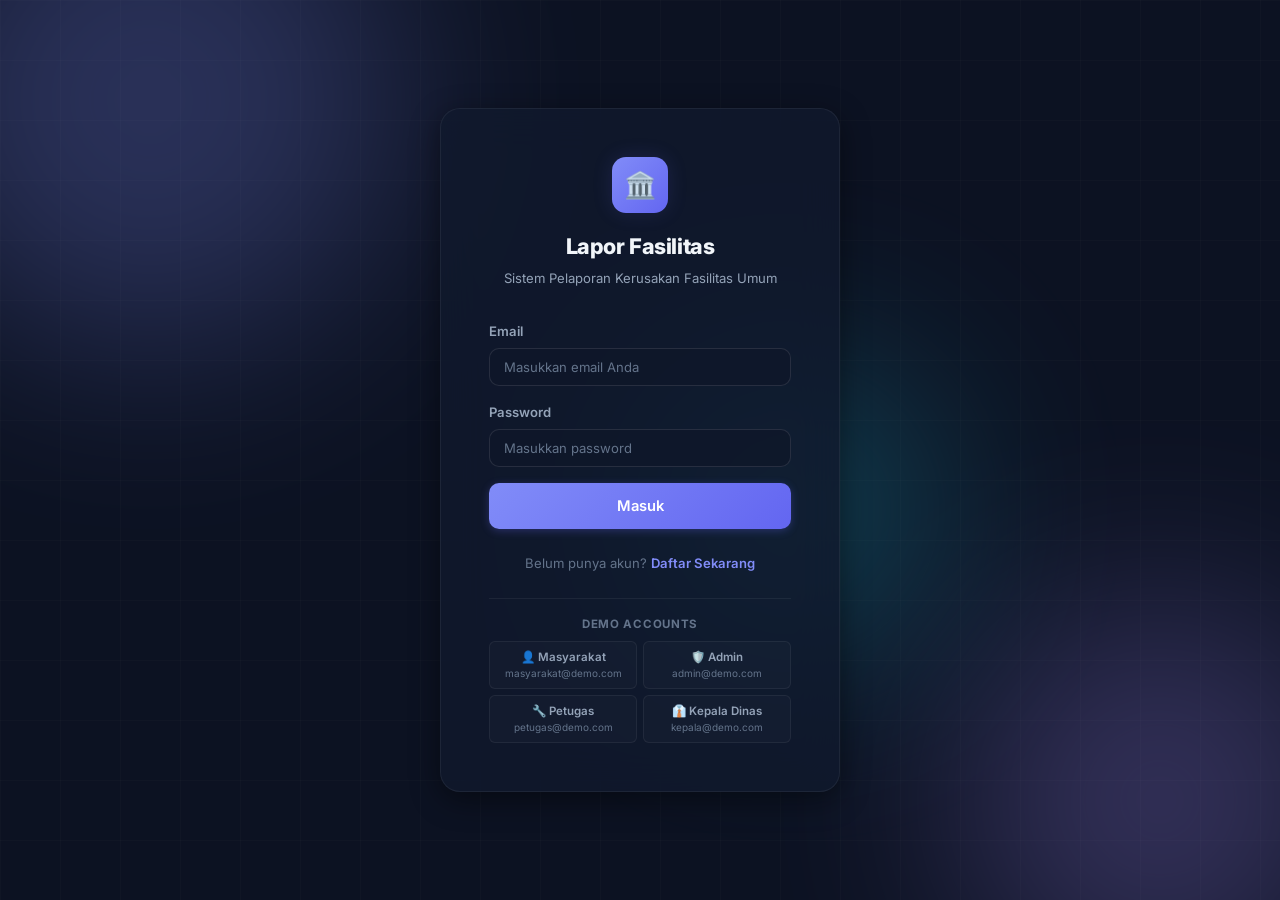
<file: sistem/index.html>
<!DOCTYPE html>
<html lang="id">
<head>
  <meta charset="UTF-8" />
  <meta name="viewport" content="width=device-width, initial-scale=1.0" />
  <title>Login — Sistem Pelaporan Kerusakan Fasilitas Umum</title>
  <meta name="description" content="Login ke Sistem Pelaporan Kerusakan Fasilitas Umum berbasis web." />
  <link rel="preconnect" href="https://fonts.googleapis.com" />
  <link rel="preconnect" href="https://fonts.gstatic.com" crossorigin />
  <link href="https://fonts.googleapis.com/css2?family=Inter:wght@400;500;600;700;800&display=swap" rel="stylesheet" />
  <link rel="stylesheet" href="css/variables.css" />
  <link rel="stylesheet" href="css/main.css" />
  <link rel="stylesheet" href="css/pages.css" />
</head>
<body>
  <div class="login-page">
    <div class="login-bg">
      <div class="login-grid"></div>
      <div class="orb orb-1"></div>
      <div class="orb orb-2"></div>
      <div class="orb orb-3"></div>
    </div>

    <div class="login-container">
      <div class="login-card">
        <div class="login-header">
          <div class="login-logo">🏛️</div>
          <h1>Lapor Fasilitas</h1>
          <p>Sistem Pelaporan Kerusakan Fasilitas Umum</p>
        </div>

        <form id="loginForm" onsubmit="return handleLogin(event)">
          <div class="form-group">
            <label class="form-label" for="email">Email</label>
            <input type="email" id="email" class="form-input" placeholder="Masukkan email Anda" required autocomplete="email" />
          </div>

          <div class="form-group">
            <label class="form-label" for="password">Password</label>
            <input type="password" id="password" class="form-input" placeholder="Masukkan password" required autocomplete="current-password" />
          </div>

          <div id="loginError" class="form-error" style="display:none; margin-bottom:12px;"></div>

          <button type="submit" class="btn btn-primary btn-block btn-lg" id="loginBtn">
            Masuk
          </button>
        </form>

        <div class="login-footer">
          Belum punya akun? <a href="register.html">Daftar Sekarang</a>
        </div>

        <div class="login-demo">
          <h4>Demo Accounts</h4>
          <div class="demo-accounts">
            <button class="demo-btn" onclick="fillDemo('masyarakat@demo.com')">
              <span class="role">👤 Masyarakat</span>
              <span class="email">masyarakat@demo.com</span>
            </button>
            <button class="demo-btn" onclick="fillDemo('admin@demo.com')">
              <span class="role">🛡️ Admin</span>
              <span class="email">admin@demo.com</span>
            </button>
            <button class="demo-btn" onclick="fillDemo('petugas@demo.com')">
              <span class="role">🔧 Petugas</span>
              <span class="email">petugas@demo.com</span>
            </button>
            <button class="demo-btn" onclick="fillDemo('kepala@demo.com')">
              <span class="role">👔 Kepala Dinas</span>
              <span class="email">kepala@demo.com</span>
            </button>
          </div>
        </div>
      </div>
    </div>
  </div>

  <script src="js/db.js"></script>
  <script src="js/auth.js"></script>
  <script src="js/utils.js"></script>
  <script>
    // Redirect if already logged in
    if (Auth.isLoggedIn()) {
      window.location.href = Auth.getDashboardUrl(Auth.getRole());
    }

    function fillDemo(email) {
      document.getElementById('email').value = email;
      document.getElementById('password').value = '123456';
      document.getElementById('email').focus();
    }

    function handleLogin(e) {
      e.preventDefault();
      const email = document.getElementById('email').value.trim();
      const password = document.getElementById('password').value;
      const errorEl = document.getElementById('loginError');

      if (!email || !password) {
        errorEl.textContent = 'Mohon isi email dan password.';
        errorEl.style.display = 'block';
        return false;
      }

      const result = Auth.login(email, password);
      if (result.success) {
        window.location.href = Auth.getDashboardUrl(result.user.role);
      } else {
        errorEl.textContent = result.message;
        errorEl.style.display = 'block';
      }
      return false;
    }
  </script>
</body>
</html>
</file>
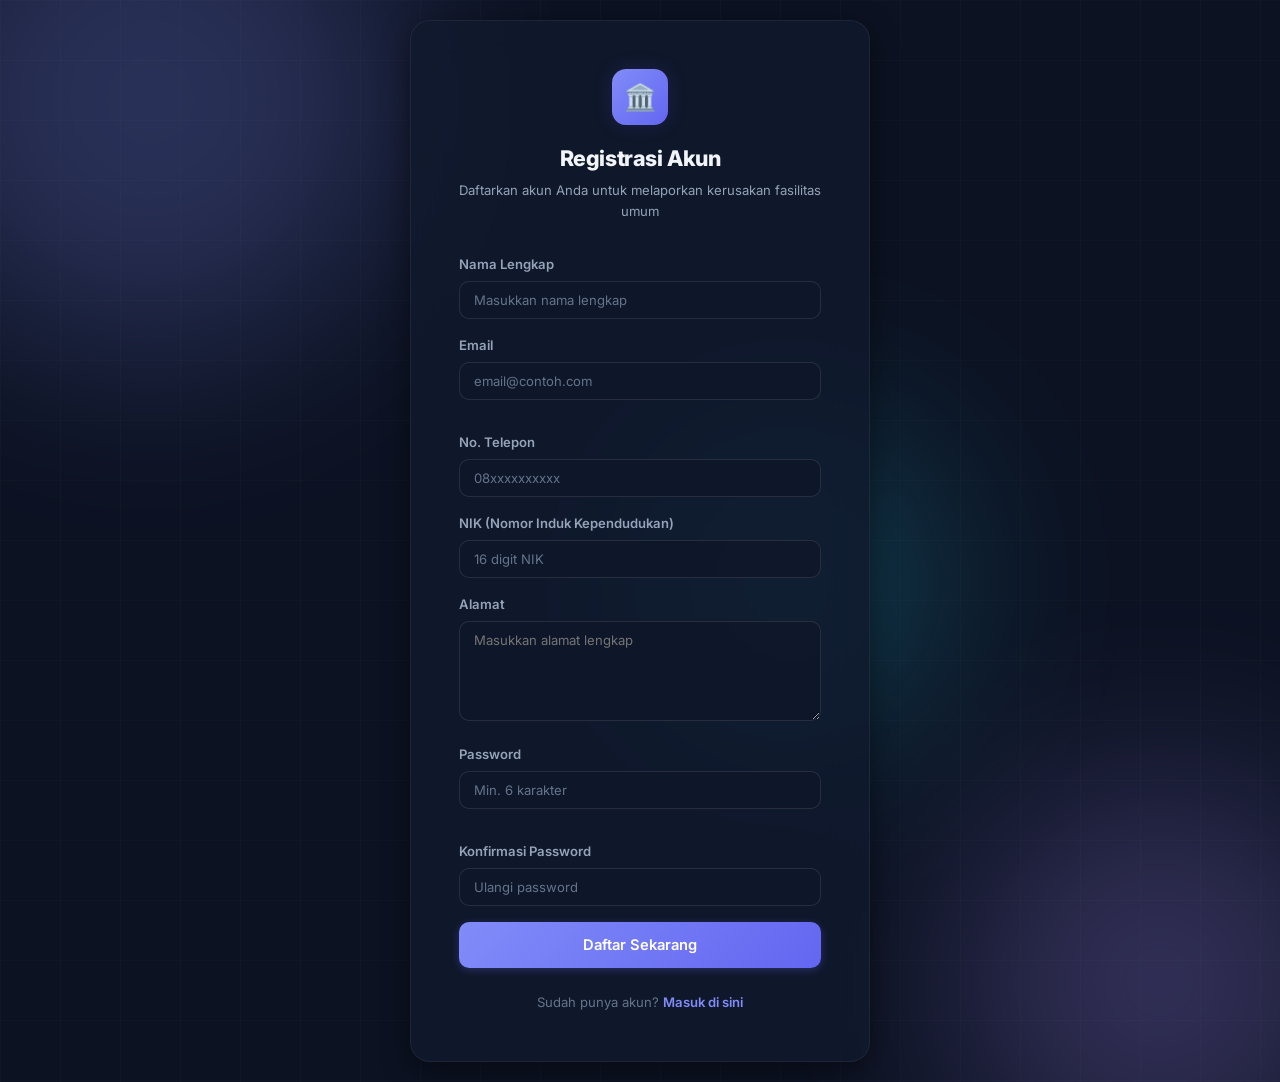
<file: sistem/register.html>
<!DOCTYPE html>
<html lang="id">
<head>
  <meta charset="UTF-8" />
  <meta name="viewport" content="width=device-width, initial-scale=1.0" />
  <title>Registrasi — Lapor Fasilitas</title>
  <link rel="preconnect" href="https://fonts.googleapis.com" />
  <link rel="preconnect" href="https://fonts.gstatic.com" crossorigin />
  <link href="https://fonts.googleapis.com/css2?family=Inter:wght@400;500;600;700;800&display=swap" rel="stylesheet" />
  <link rel="stylesheet" href="css/variables.css" />
  <link rel="stylesheet" href="css/main.css" />
  <link rel="stylesheet" href="css/pages.css" />
</head>
<body>
  <div class="login-page">
    <div class="login-bg">
      <div class="login-grid"></div>
      <div class="orb orb-1"></div>
      <div class="orb orb-2"></div>
      <div class="orb orb-3"></div>
    </div>

    <div class="login-container" style="max-width:500px;">
      <div class="login-card">
        <div class="login-header">
          <div class="login-logo">🏛️</div>
          <h1>Registrasi Akun</h1>
          <p>Daftarkan akun Anda untuk melaporkan kerusakan fasilitas umum</p>
        </div>

        <form id="registerForm" onsubmit="return handleRegister(event)">
          <div class="form-group">
            <label class="form-label" for="nama">Nama Lengkap</label>
            <input type="text" id="nama" class="form-input" placeholder="Masukkan nama lengkap" required />
          </div>

          <div class="form-row">
            <div class="form-group">
              <label class="form-label" for="email">Email</label>
              <input type="email" id="email" class="form-input" placeholder="email@contoh.com" required />
            </div>
            <div class="form-group">
              <label class="form-label" for="telepon">No. Telepon</label>
              <input type="tel" id="telepon" class="form-input" placeholder="08xxxxxxxxxx" />
            </div>
          </div>

          <div class="form-group">
            <label class="form-label" for="nik">NIK (Nomor Induk Kependudukan)</label>
            <input type="text" id="nik" class="form-input" placeholder="16 digit NIK" maxlength="16" />
          </div>

          <div class="form-group">
            <label class="form-label" for="alamat">Alamat</label>
            <textarea id="alamat" class="form-textarea" placeholder="Masukkan alamat lengkap" rows="2"></textarea>
          </div>

          <div class="form-row">
            <div class="form-group">
              <label class="form-label" for="password">Password</label>
              <input type="password" id="password" class="form-input" placeholder="Min. 6 karakter" required minlength="6" />
            </div>
            <div class="form-group">
              <label class="form-label" for="confirmPassword">Konfirmasi Password</label>
              <input type="password" id="confirmPassword" class="form-input" placeholder="Ulangi password" required />
            </div>
          </div>

          <div id="registerError" class="form-error" style="display:none; margin-bottom:12px;"></div>

          <button type="submit" class="btn btn-primary btn-block btn-lg">Daftar Sekarang</button>
        </form>

        <div class="login-footer">
          Sudah punya akun? <a href="index.html">Masuk di sini</a>
        </div>
      </div>
    </div>
  </div>

  <script src="js/db.js"></script>
  <script src="js/auth.js"></script>
  <script src="js/utils.js"></script>
  <script>
    function handleRegister(e) {
      e.preventDefault();
      const errorEl = document.getElementById('registerError');
      const password = document.getElementById('password').value;
      const confirm = document.getElementById('confirmPassword').value;

      if (password !== confirm) {
        errorEl.textContent = 'Password dan konfirmasi tidak cocok.';
        errorEl.style.display = 'block';
        return false;
      }

      const result = Auth.register({
        nama: document.getElementById('nama').value.trim(),
        email: document.getElementById('email').value.trim(),
        password: password,
        nik: document.getElementById('nik').value.trim(),
        alamat: document.getElementById('alamat').value.trim(),
        telepon: document.getElementById('telepon').value.trim()
      });

      if (result.success) {
        alert('Registrasi berhasil! Silakan login.');
        window.location.href = 'index.html';
      } else {
        errorEl.textContent = result.message;
        errorEl.style.display = 'block';
      }
      return false;
    }
  </script>
</body>
</html>
</file>
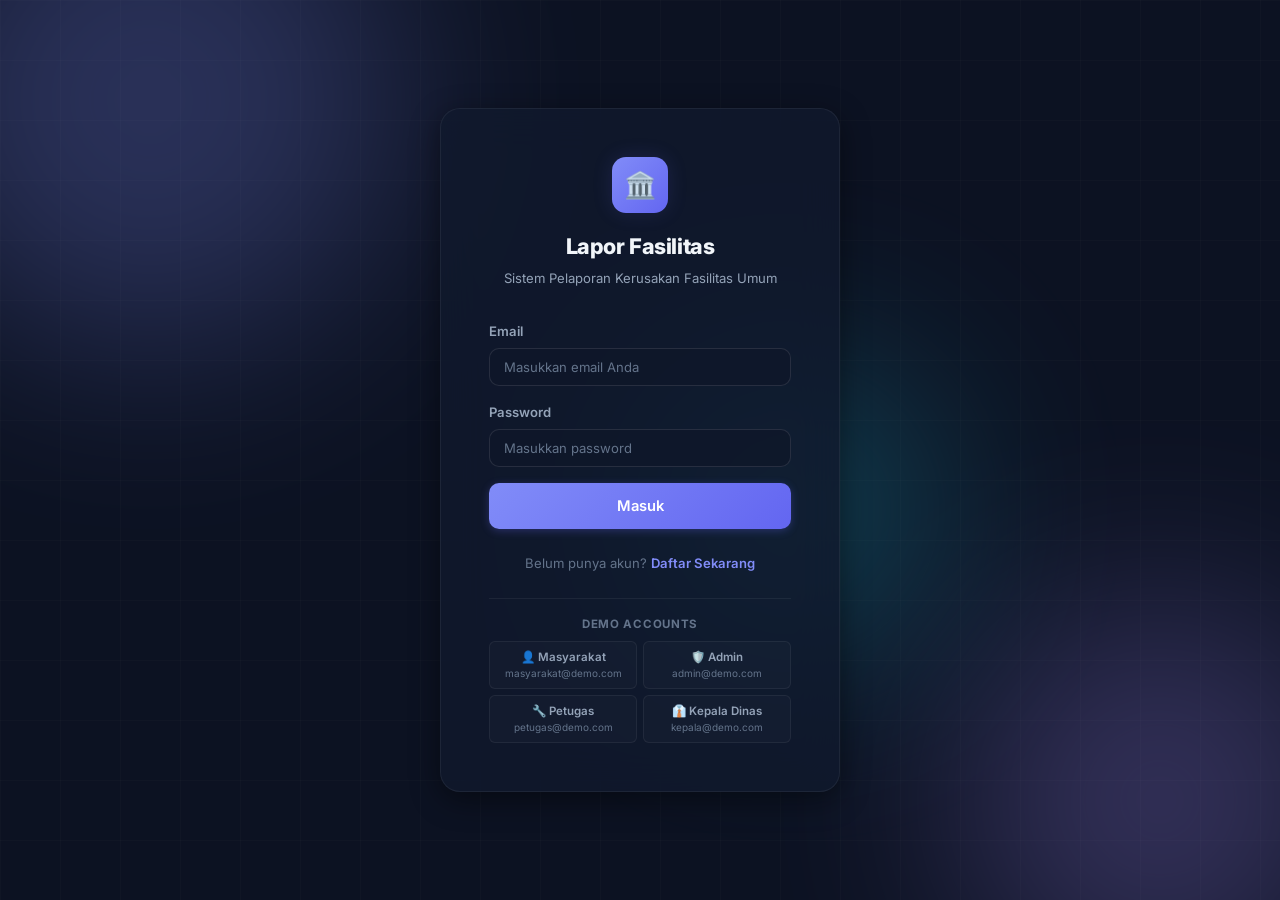
<file: sistem/pages/admin/dashboard.html>
<!DOCTYPE html>
<html lang="id">
<head>
  <meta charset="UTF-8" />
  <meta name="viewport" content="width=device-width, initial-scale=1.0" />
  <title>Dashboard — Admin</title>
  <link rel="preconnect" href="https://fonts.googleapis.com" />
  <link rel="preconnect" href="https://fonts.gstatic.com" crossorigin />
  <link href="https://fonts.googleapis.com/css2?family=Inter:wght@400;500;600;700;800&display=swap" rel="stylesheet" />
  <link rel="stylesheet" href="../../css/variables.css" />
  <link rel="stylesheet" href="../../css/main.css" />
  <link rel="stylesheet" href="../../css/pages.css" />
  <link rel="stylesheet" href="../../css/responsive.css" />
</head>
<body>
  <div class="app-layout">
    <aside class="sidebar" id="sidebar"></aside>
    <div id="sidebarOverlay" class="sidebar-overlay" onclick="App.toggleSidebar()"></div>
    <div class="main-area">
      <header class="topbar" id="topbar"></header>
      <main class="page-content">
        <div class="page-header">
          <h1>Dashboard Admin</h1>
          <p>Ringkasan keseluruhan laporan kerusakan fasilitas umum.</p>
        </div>

        <div class="stat-grid" id="statGrid"></div>

        <div class="dashboard-grid">
          <div class="card">
            <div class="card-header"><h3>📊 Laporan per Kategori</h3></div>
            <div class="card-body chart-container"><canvas id="chartKategori"></canvas></div>
          </div>
          <div class="card">
            <div class="card-header"><h3>📈 Laporan per Status</h3></div>
            <div class="card-body chart-container"><canvas id="chartStatus"></canvas></div>
          </div>
        </div>

        <div class="card" style="margin-top:24px;">
          <div class="card-header"><h3>🕐 Laporan Terbaru Masuk</h3></div>
          <div class="card-body" id="recentAll"></div>
        </div>
      </main>
    </div>
  </div>

  <script src="../../js/db.js"></script>
  <script src="../../js/auth.js"></script>
  <script src="../../js/utils.js"></script>
  <script src="../../js/app.js"></script>
  <script>
    document.addEventListener('DOMContentLoaded', () => {
      if (!App.init('Dashboard', ['admin'])) return;

      const reports = DB.getAll('reports');
      const users = DB.getAll('users');
      const count = statuses => reports.filter(report => statuses.includes(report.status)).length;

      document.getElementById('statGrid').innerHTML = `
        <div class="stat-card"><div class="stat-icon primary">📋</div><div class="stat-info"><h3>${reports.length}</h3><p>Total Laporan</p></div></div>
        <div class="stat-card"><div class="stat-icon info">📩</div><div class="stat-info"><h3>${count(['diajukan', 'menunggu_verifikasi'])}</h3><p>Menunggu Verifikasi</p></div></div>
        <div class="stat-card"><div class="stat-icon warning">📤</div><div class="stat-info"><h3>${count(['terverifikasi'])}</h3><p>Siap Disposisi</p></div></div>
        <div class="stat-card"><div class="stat-icon violet">🔧</div><div class="stat-info"><h3>${count(['didisposisikan', 'menunggu_diproses', 'dalam_perbaikan', 'status_diperbarui', 'bukti_diunggah'])}</h3><p>Sedang Ditangani</p></div></div>
        <div class="stat-card"><div class="stat-icon success">✅</div><div class="stat-info"><h3>${count(['selesai'])}</h3><p>Selesai</p></div></div>
        <div class="stat-card"><div class="stat-icon violet">👥</div><div class="stat-info"><h3>${users.length}</h3><p>Total Pengguna</p></div></div>
      `;

      drawBarChart('chartKategori', getKategoriData(reports));
      drawBarChart('chartStatus', getStatusData(reports));
      renderRecent(reports);
    });

    function renderRecent(reports) {
      const sorted = [...reports].sort((a, b) => new Date(b.createdAt) - new Date(a.createdAt)).slice(0, 8);
      const body = document.getElementById('recentAll');

      if (sorted.length === 0) {
        body.innerHTML = `<div class="empty-state"><div class="icon">📭</div><h3>Belum Ada Laporan</h3></div>`;
        return;
      }

      body.innerHTML = `
        <table class="data-table">
          <thead><tr><th>Judul</th><th>Pelapor</th><th>Kategori</th><th>Status</th><th>Tanggal</th></tr></thead>
          <tbody>
            ${sorted.map(report => `
              <tr>
                <td><strong>${Utils.escapeHtml(Utils.truncate(Utils.getReportTitle(report), 32))}</strong></td>
                <td>${Utils.getUserName(report.userId)}</td>
                <td>${Utils.getCategoryIcon(report.categoryId)} ${Utils.getCategoryName(report.categoryId)}</td>
                <td>${Utils.getStatusBadge(report.status)}</td>
                <td style="color:var(--text-muted);font-size:var(--font-size-xs)">${Utils.formatDate(report.createdAt)}</td>
              </tr>
            `).join('')}
          </tbody>
        </table>
      `;
    }

    function getKategoriData(reports) {
      const categories = DB.getAll('categories');
      return categories.map((category, index) => ({
        label: (category.name || category.nama).length > 12 ? (category.name || category.nama).substring(0, 12) + '..' : (category.name || category.nama),
        value: reports.filter(report => report.categoryId === category.id).length,
        color: ['#818cf8', '#34d399', '#fbbf24', '#fb7185', '#22d3ee', '#a78bfa', '#38bdf8'][index % 7]
      }));
    }

    function getStatusData(reports) {
      const colors = {
        diajukan: '#38bdf8',
        menunggu_verifikasi: '#38bdf8',
        perlu_perbaikan_data: '#fbbf24',
        ditolak: '#fb7185',
        terverifikasi: '#22d3ee',
        didisposisikan: '#fbbf24',
        menunggu_diproses: '#818cf8',
        dalam_perbaikan: '#a78bfa',
        status_diperbarui: '#38bdf8',
        bukti_diunggah: '#22d3ee',
        selesai: '#34d399'
      };
      return DB.STATUSES.map(status => ({
        label: Utils.getStatusLabel(status).replace('Menunggu ', ''),
        value: reports.filter(report => report.status === status).length,
        color: colors[status] || '#818cf8'
      }));
    }

    function drawBarChart(canvasId, data) {
      const canvas = document.getElementById(canvasId);
      const ctx = canvas.getContext('2d');
      const dpr = window.devicePixelRatio || 1;
      const rect = canvas.parentElement.getBoundingClientRect();
      canvas.width = rect.width * dpr;
      canvas.height = 280 * dpr;
      canvas.style.width = rect.width + 'px';
      canvas.style.height = '280px';
      ctx.scale(dpr, dpr);

      const w = rect.width;
      const h = 280;
      const padding = { top: 30, right: 20, bottom: 56, left: 40 };
      const chartW = w - padding.left - padding.right;
      const chartH = h - padding.top - padding.bottom;
      const maxVal = Math.max(...data.map(item => item.value), 1);
      const barW = Math.min(34, (chartW / data.length) * 0.6);
      const gap = chartW / data.length;

      ctx.clearRect(0, 0, w, h);
      ctx.strokeStyle = 'rgba(255,255,255,0.05)';
      ctx.lineWidth = 1;
      for (let i = 0; i <= 4; i++) {
        const y = padding.top + (chartH / 4) * i;
        ctx.beginPath();
        ctx.moveTo(padding.left, y);
        ctx.lineTo(w - padding.right, y);
        ctx.stroke();
        ctx.fillStyle = '#64748b';
        ctx.font = '11px Inter';
        ctx.textAlign = 'right';
        ctx.fillText(Math.round(maxVal - (maxVal / 4) * i), padding.left - 8, y + 4);
      }

      data.forEach((item, i) => {
        const x = padding.left + gap * i + (gap - barW) / 2;
        const barH = (item.value / maxVal) * chartH;
        const y = padding.top + chartH - barH;
        const grad = ctx.createLinearGradient(x, y, x, y + barH);
        grad.addColorStop(0, item.color);
        grad.addColorStop(1, item.color + '66');
        ctx.fillStyle = grad;
        ctx.beginPath();
        ctx.roundRect(x, y, barW, Math.max(barH, 2), [4, 4, 0, 0]);
        ctx.fill();

        ctx.fillStyle = '#e2e8f0';
        ctx.font = 'bold 12px Inter';
        ctx.textAlign = 'center';
        ctx.fillText(item.value, x + barW / 2, y - 8);

        ctx.fillStyle = '#94a3b8';
        ctx.font = '10px Inter';
        ctx.save();
        ctx.translate(x + barW / 2, h - padding.bottom + 16);
        ctx.rotate(-0.45);
        ctx.fillText(item.label, 0, 0);
        ctx.restore();
      });
    }
  </script>
</body>
</html>
</file>
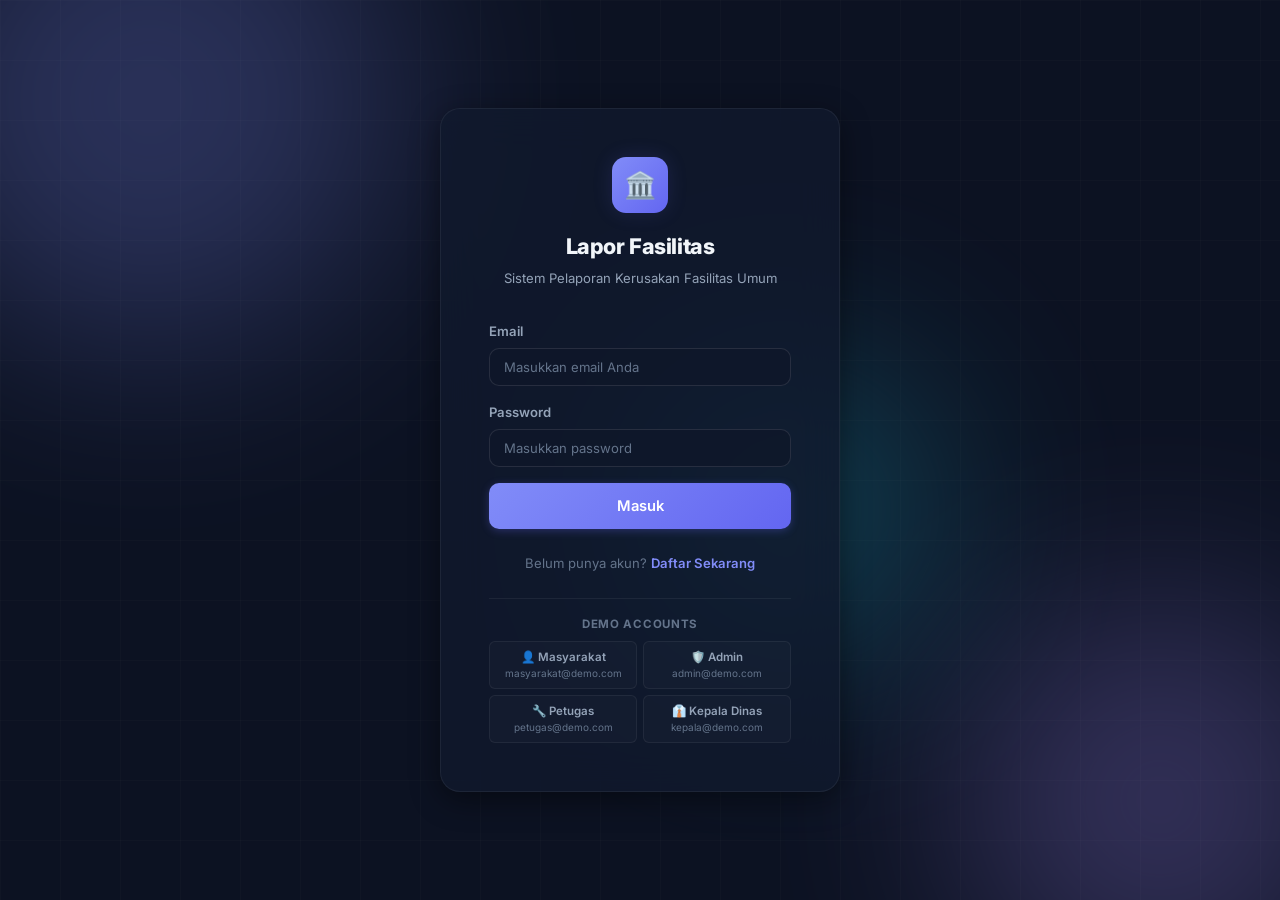
<file: sistem/pages/admin/disposisi.html>
<!DOCTYPE html>
<html lang="id">
<head>
  <meta charset="UTF-8" />
  <meta name="viewport" content="width=device-width, initial-scale=1.0" />
  <title>Disposisi Laporan — Admin</title>
  <link rel="preconnect" href="https://fonts.googleapis.com" />
  <link rel="preconnect" href="https://fonts.gstatic.com" crossorigin />
  <link href="https://fonts.googleapis.com/css2?family=Inter:wght@400;500;600;700;800&display=swap" rel="stylesheet" />
  <link rel="stylesheet" href="../../css/variables.css" />
  <link rel="stylesheet" href="../../css/main.css" />
  <link rel="stylesheet" href="../../css/pages.css" />
  <link rel="stylesheet" href="../../css/responsive.css" />
</head>
<body>
  <div class="app-layout">
    <aside class="sidebar" id="sidebar"></aside>
    <div id="sidebarOverlay" class="sidebar-overlay" onclick="App.toggleSidebar()"></div>
    <div class="main-area">
      <header class="topbar" id="topbar"></header>
      <main class="page-content">
        <div class="page-header">
          <h1>📤 Disposisi Laporan</h1>
          <p>Tugaskan laporan yang telah terverifikasi kepada petugas lapangan.</p>
        </div>

        <div class="table-wrapper">
          <table class="data-table">
            <thead>
              <tr><th>No</th><th>Judul</th><th>Pelapor</th><th>Kategori</th><th>Lokasi</th><th>Aksi</th></tr>
            </thead>
            <tbody id="tableBody"></tbody>
          </table>
        </div>

        <div class="modal-overlay" id="dispModal">
          <div class="modal">
            <div class="modal-header">
              <h2>Disposisi ke Petugas</h2>
              <button class="modal-close" onclick="closeModal()">✕</button>
            </div>
            <div class="modal-body">
              <div id="dispDetail"></div>
              <div class="form-group" style="margin-top:16px;">
                <label class="form-label">Pilih Petugas Lapangan *</label>
                <select id="petugasSelect" class="form-select" required></select>
              </div>
              <div class="form-group">
                <label class="form-label">Catatan Disposisi</label>
                <textarea id="catatanDisp" class="form-textarea" placeholder="Instruksi tambahan untuk petugas..." rows="2"></textarea>
              </div>
            </div>
            <div class="modal-footer">
              <button class="btn btn-outline" onclick="closeModal()">Batal</button>
              <button class="btn btn-primary" onclick="doDisposisi()">📤 Disposisi</button>
            </div>
          </div>
        </div>
      </main>
    </div>
  </div>

  <script src="../../js/db.js"></script>
  <script src="../../js/auth.js"></script>
  <script src="../../js/utils.js"></script>
  <script src="../../js/app.js"></script>
  <script>
    let currentId = null;

    document.addEventListener('DOMContentLoaded', () => {
      if (!App.init('Disposisi Laporan', ['admin'])) return;
      loadTable();
    });

    function loadTable() {
      const verified = DB.filter('reports', report => report.status === 'terverifikasi')
        .sort((a, b) => new Date(a.updatedAt || a.createdAt) - new Date(b.updatedAt || b.createdAt));
      const tbody = document.getElementById('tableBody');

      if (verified.length === 0) {
        tbody.innerHTML = `<tr><td colspan="6"><div class="empty-state"><div class="icon">📭</div><h3>Tidak Ada Laporan</h3><p>Belum ada laporan yang siap didisposisikan.</p></div></td></tr>`;
        return;
      }

      tbody.innerHTML = verified.map((report, i) => `
        <tr>
          <td>${i + 1}</td>
          <td><strong>${Utils.escapeHtml(Utils.truncate(Utils.getReportTitle(report), 32))}</strong></td>
          <td>${Utils.getUserName(report.userId)}</td>
          <td>${Utils.getCategoryIcon(report.categoryId)} ${Utils.getCategoryName(report.categoryId)}</td>
          <td>${Utils.escapeHtml(Utils.truncate(Utils.getReportLocation(report), 26))}</td>
          <td><button class="btn btn-primary btn-sm" onclick="openDisposisi('${report.id}')">📤 Disposisi</button></td>
        </tr>
      `).join('');
    }

    function openDisposisi(id) {
      currentId = id;
      const report = DB.getById('reports', id);
      document.getElementById('dispDetail').innerHTML = `
        <div class="detail-item"><div class="label">Judul</div><div class="value">${Utils.escapeHtml(Utils.getReportTitle(report))}</div></div>
        <div class="detail-item"><div class="label">Pelapor</div><div class="value">${Utils.getUserName(report.userId)}</div></div>
        <div class="detail-item"><div class="label">Lokasi</div><div class="value">${Utils.escapeHtml(Utils.getReportLocation(report))}</div></div>
      `;

      const petugas = DB.filter('users', user => user.role === 'petugas');
      const select = document.getElementById('petugasSelect');
      select.innerHTML = '<option value="">— Pilih Petugas —</option>';
      petugas.forEach(user => {
        select.innerHTML += `<option value="${user.id}">🔧 ${Utils.escapeHtml(user.name || user.nama)}</option>`;
      });

      document.getElementById('dispModal').classList.add('show');
    }

    function doDisposisi() {
      const petugasId = document.getElementById('petugasSelect').value;
      if (!petugasId) {
        Utils.showToast('Pilih petugas terlebih dahulu.', 'error');
        return;
      }

      const admin = Auth.getCurrentUser();
      const catatan = document.getElementById('catatanDisp').value.trim();
      DB.createAssignment(currentId, petugasId, admin.id, catatan || 'Tugas perbaikan didisposisikan ke petugas.');
      DB.updateReportStatus(currentId, 'didisposisikan', {
        petugasId,
        officerId: petugasId,
        adminNote: catatan || 'Laporan didisposisikan ke petugas lapangan.',
        statusNote: 'Admin mendisposisikan laporan ke petugas.'
      });

      closeModal();
      loadTable();
      Utils.showToast('Laporan berhasil didisposisikan ke petugas.', 'success');
    }

    function closeModal() {
      document.getElementById('dispModal').classList.remove('show');
    }

    document.getElementById('dispModal').addEventListener('click', e => {
      if (e.target.classList.contains('modal-overlay')) closeModal();
    });
  </script>
</body>
</html>
</file>
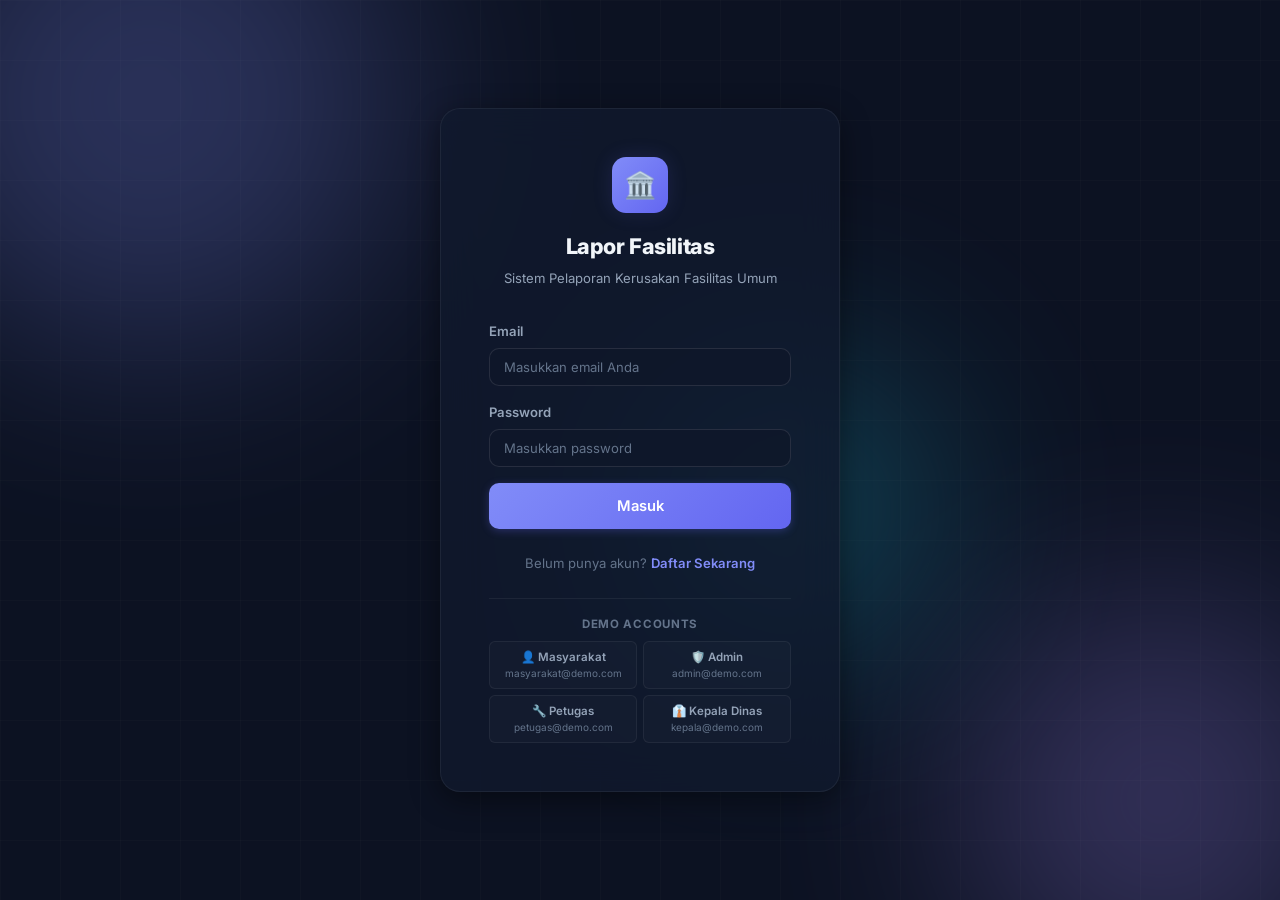
<file: sistem/pages/admin/kategori.html>
<!DOCTYPE html>
<html lang="id">
<head>
  <meta charset="UTF-8" />
  <meta name="viewport" content="width=device-width, initial-scale=1.0" />
  <title>Kategori Kerusakan — Admin</title>
  <link rel="preconnect" href="https://fonts.googleapis.com" />
  <link rel="preconnect" href="https://fonts.gstatic.com" crossorigin />
  <link href="https://fonts.googleapis.com/css2?family=Inter:wght@400;500;600;700;800&display=swap" rel="stylesheet" />
  <link rel="stylesheet" href="../../css/variables.css" />
  <link rel="stylesheet" href="../../css/main.css" />
  <link rel="stylesheet" href="../../css/pages.css" />
  <link rel="stylesheet" href="../../css/responsive.css" />
</head>
<body>
  <div class="app-layout">
    <aside class="sidebar" id="sidebar"></aside>
    <div id="sidebarOverlay" class="sidebar-overlay" onclick="App.toggleSidebar()"></div>
    <div class="main-area">
      <header class="topbar" id="topbar"></header>
      <main class="page-content">
        <div class="page-header">
          <h1>🏷️ Kelola Kategori Kerusakan</h1>
          <p>Tambah, edit, dan hapus kategori jenis kerusakan fasilitas.</p>
        </div>

        <div class="toolbar">
          <div></div>
          <button class="btn btn-primary btn-sm" onclick="openAdd()">+ Tambah Kategori</button>
        </div>

        <div class="table-wrapper">
          <table class="data-table">
            <thead><tr><th>No</th><th>Icon</th><th>Nama Kategori</th><th>Deskripsi</th><th>Jumlah Laporan</th><th>Aksi</th></tr></thead>
            <tbody id="tableBody"></tbody>
          </table>
        </div>

        <div class="modal-overlay" id="kategoriModal">
          <div class="modal">
            <div class="modal-header">
              <h2 id="modalTitle">Tambah Kategori</h2>
              <button class="modal-close" onclick="closeModal()">✕</button>
            </div>
            <div class="modal-body">
              <div class="form-group">
                <label class="form-label">Nama Kategori *</label>
                <input type="text" id="katNama" class="form-input" placeholder="Contoh: Jalan Berlubang" required />
              </div>
              <div class="form-group">
                <label class="form-label">Icon (Emoji)</label>
                <input type="text" id="katIcon" class="form-input" placeholder="Contoh: 🛣️" maxlength="4" />
              </div>
              <div class="form-group">
                <label class="form-label">Deskripsi</label>
                <textarea id="katDesc" class="form-textarea" placeholder="Deskripsi singkat kategori..." rows="2"></textarea>
              </div>
            </div>
            <div class="modal-footer">
              <button class="btn btn-outline" onclick="closeModal()">Batal</button>
              <button class="btn btn-primary" id="saveBtn" onclick="saveKategori()">Simpan</button>
            </div>
          </div>
        </div>
      </main>
    </div>
  </div>

  <script src="../../js/db.js"></script>
  <script src="../../js/auth.js"></script>
  <script src="../../js/utils.js"></script>
  <script src="../../js/app.js"></script>
  <script>
    let editId = null;

    document.addEventListener('DOMContentLoaded', () => {
      if (!App.init('Kategori Kerusakan', ['admin'])) return;
      loadTable();
    });

    function loadTable() {
      const categories = DB.getAll('categories');
      const reports = DB.getAll('reports');
      const tbody = document.getElementById('tableBody');

      if (categories.length === 0) {
        tbody.innerHTML = `<tr><td colspan="6"><div class="empty-state"><div class="icon">🏷️</div><h3>Belum Ada Kategori</h3></div></td></tr>`;
        return;
      }

      tbody.innerHTML = categories.map((category, i) => {
        const count = reports.filter(report => report.categoryId === category.id).length;
        return `
          <tr>
            <td>${i + 1}</td>
            <td style="font-size:24px;">${category.icon || '📋'}</td>
            <td><strong>${Utils.escapeHtml(category.name || category.nama)}</strong></td>
            <td style="color:var(--text-muted)">${Utils.escapeHtml(Utils.truncate(category.description || category.deskripsi, 44))}</td>
            <td><span class="badge badge-menunggu-verifikasi">${count} laporan</span></td>
            <td>
              <div class="action-btns">
                <button class="action-btn edit" title="Edit" onclick="openEdit('${category.id}')">✏️</button>
                <button class="action-btn delete" title="Hapus" onclick="deleteKategori('${category.id}')">🗑️</button>
              </div>
            </td>
          </tr>
        `;
      }).join('');
    }

    function openAdd() {
      editId = null;
      document.getElementById('modalTitle').textContent = 'Tambah Kategori';
      document.getElementById('katNama').value = '';
      document.getElementById('katIcon').value = '';
      document.getElementById('katDesc').value = '';
      document.getElementById('kategoriModal').classList.add('show');
    }

    function openEdit(id) {
      editId = id;
      const category = DB.getById('categories', id);
      document.getElementById('modalTitle').textContent = 'Edit Kategori';
      document.getElementById('katNama').value = category.name || category.nama;
      document.getElementById('katIcon').value = category.icon || '';
      document.getElementById('katDesc').value = category.description || category.deskripsi || '';
      document.getElementById('kategoriModal').classList.add('show');
    }

    function saveKategori() {
      const name = document.getElementById('katNama').value.trim();
      if (!name) {
        Utils.showToast('Nama kategori wajib diisi.', 'error');
        return;
      }

      const data = {
        name,
        nama: name,
        icon: document.getElementById('katIcon').value.trim() || '📋',
        description: document.getElementById('katDesc').value.trim(),
        deskripsi: document.getElementById('katDesc').value.trim()
      };

      if (editId) {
        DB.update('categories', editId, data);
        Utils.showToast('Kategori berhasil diperbarui.', 'success');
      } else {
        DB.insert('categories', data);
        Utils.showToast('Kategori berhasil ditambahkan.', 'success');
      }

      closeModal();
      loadTable();
    }

    function deleteKategori(id) {
      const used = DB.count('reports', report => report.categoryId === id);
      const message = used > 0
        ? `Kategori ini dipakai oleh ${used} laporan. Tetap hapus?`
        : 'Yakin ingin menghapus kategori ini?';

      if (confirm(message)) {
        DB.delete('categories', id);
        loadTable();
        Utils.showToast('Kategori dihapus.', 'warning');
      }
    }

    function closeModal() {
      document.getElementById('kategoriModal').classList.remove('show');
    }

    document.getElementById('kategoriModal').addEventListener('click', e => {
      if (e.target.classList.contains('modal-overlay')) closeModal();
    });
  </script>
</body>
</html>
</file>
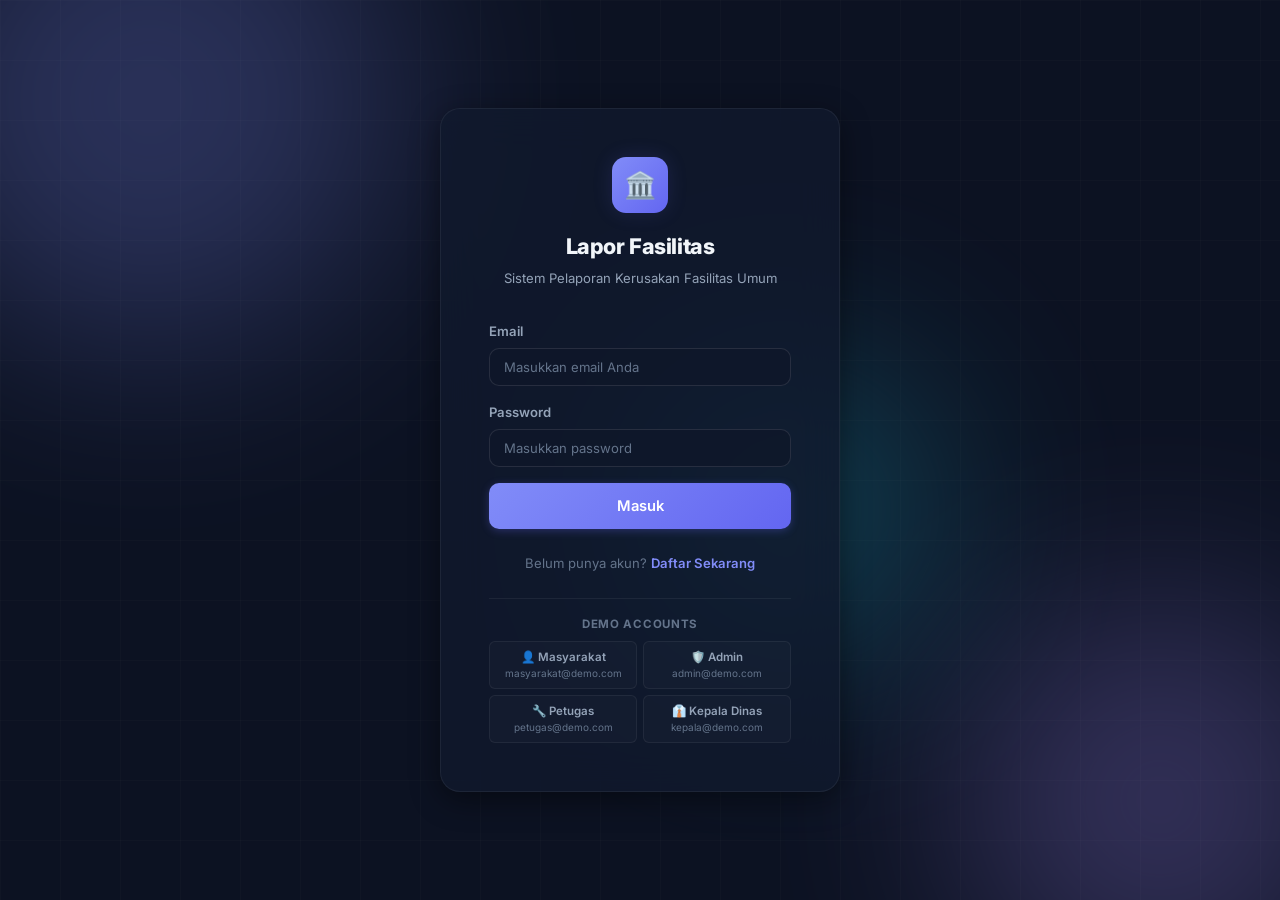
<file: sistem/pages/admin/pengguna.html>
<!DOCTYPE html>
<html lang="id">
<head>
  <meta charset="UTF-8" />
  <meta name="viewport" content="width=device-width, initial-scale=1.0" />
  <title>Kelola Pengguna — Admin</title>
  <link rel="preconnect" href="https://fonts.googleapis.com" />
  <link rel="preconnect" href="https://fonts.gstatic.com" crossorigin />
  <link href="https://fonts.googleapis.com/css2?family=Inter:wght@400;500;600;700;800&display=swap" rel="stylesheet" />
  <link rel="stylesheet" href="../../css/variables.css" />
  <link rel="stylesheet" href="../../css/main.css" />
  <link rel="stylesheet" href="../../css/pages.css" />
  <link rel="stylesheet" href="../../css/responsive.css" />
</head>
<body>
  <div class="app-layout">
    <aside class="sidebar" id="sidebar"></aside>
    <div id="sidebarOverlay" class="sidebar-overlay" onclick="App.toggleSidebar()"></div>
    <div class="main-area">
      <header class="topbar" id="topbar"></header>
      <main class="page-content">
        <div class="page-header">
          <h1>👥 Kelola Data Pengguna</h1>
          <p>Lihat semua akun pengguna yang tersimpan di LocalStorage.</p>
        </div>

        <div class="toolbar">
          <div class="toolbar-search">
            <span class="icon">🔍</span>
            <input type="text" id="searchInput" placeholder="Cari pengguna..." oninput="filterUsers()" />
          </div>
          <select class="form-select" id="filterRole" onchange="filterUsers()" style="width:180px;padding:9px 14px;">
            <option value="">Semua Role</option>
            <option value="masyarakat">Masyarakat</option>
            <option value="admin">Admin</option>
            <option value="petugas">Petugas Lapangan</option>
            <option value="kepala_dinas">Kepala Dinas</option>
          </select>
        </div>

        <div class="table-wrapper">
          <table class="data-table">
            <thead><tr><th>No</th><th>Nama</th><th>Email</th><th>Role</th><th>NIK</th><th>Terdaftar</th><th>Aksi</th></tr></thead>
            <tbody id="tableBody"></tbody>
          </table>
        </div>
      </main>
    </div>
  </div>

  <script src="../../js/db.js"></script>
  <script src="../../js/auth.js"></script>
  <script src="../../js/utils.js"></script>
  <script src="../../js/app.js"></script>
  <script>
    let allUsers = [];

    document.addEventListener('DOMContentLoaded', () => {
      if (!App.init('Data Pengguna', ['admin'])) return;
      allUsers = DB.getAll('users').sort((a, b) => new Date(b.createdAt) - new Date(a.createdAt));
      renderTable(allUsers);
    });

    function filterUsers() {
      const search = document.getElementById('searchInput').value.toLowerCase();
      const role = document.getElementById('filterRole').value;
      let filtered = allUsers;

      if (search) {
        filtered = filtered.filter(user => {
          const name = (user.name || user.nama || '').toLowerCase();
          return name.includes(search) || user.email.toLowerCase().includes(search);
        });
      }
      if (role) filtered = filtered.filter(user => user.role === role);
      renderTable(filtered);
    }

    function renderTable(data) {
      const roleColors = {
        masyarakat: 'badge-menunggu-verifikasi',
        admin: 'badge-terverifikasi',
        petugas: 'badge-didisposisikan',
        kepala_dinas: 'badge-selesai'
      };
      const tbody = document.getElementById('tableBody');

      if (data.length === 0) {
        tbody.innerHTML = `<tr><td colspan="7"><div class="empty-state"><div class="icon">👥</div><h3>Tidak Ada Pengguna</h3></div></td></tr>`;
        return;
      }

      tbody.innerHTML = data.map((user, i) => {
        const name = user.name || user.nama;
        return `
          <tr>
            <td>${i + 1}</td>
            <td>
              <div style="display:flex;align-items:center;gap:10px;">
                <div style="width:32px;height:32px;border-radius:50%;background:var(--gradient-primary);display:flex;align-items:center;justify-content:center;font-size:12px;font-weight:700;color:#fff;flex-shrink:0;">${Utils.getInitials(name)}</div>
                <strong>${Utils.escapeHtml(name)}</strong>
              </div>
            </td>
            <td style="color:var(--text-muted)">${Utils.escapeHtml(user.email)}</td>
            <td><span class="badge ${roleColors[user.role] || 'badge-diajukan'}">${Auth.getRoleName(user.role)}</span></td>
            <td style="color:var(--text-muted);font-size:var(--font-size-xs)">${Utils.escapeHtml(user.nik || '-')}</td>
            <td style="color:var(--text-muted);font-size:var(--font-size-xs)">${Utils.formatDate(user.createdAt)}</td>
            <td>
              <div class="action-btns">
                <button class="action-btn delete" title="Hapus" onclick="deleteUser('${user.id}')">🗑️</button>
              </div>
            </td>
          </tr>
        `;
      }).join('');
    }

    function deleteUser(id) {
      const current = Auth.getCurrentUser();
      if (id === current.id) {
        Utils.showToast('Tidak bisa menghapus akun sendiri.', 'error');
        return;
      }

      if (confirm('Yakin ingin menghapus pengguna ini?')) {
        DB.delete('users', id);
        allUsers = DB.getAll('users').sort((a, b) => new Date(b.createdAt) - new Date(a.createdAt));
        renderTable(allUsers);
        Utils.showToast('Pengguna dihapus.', 'warning');
      }
    }
  </script>
</body>
</html>
</file>
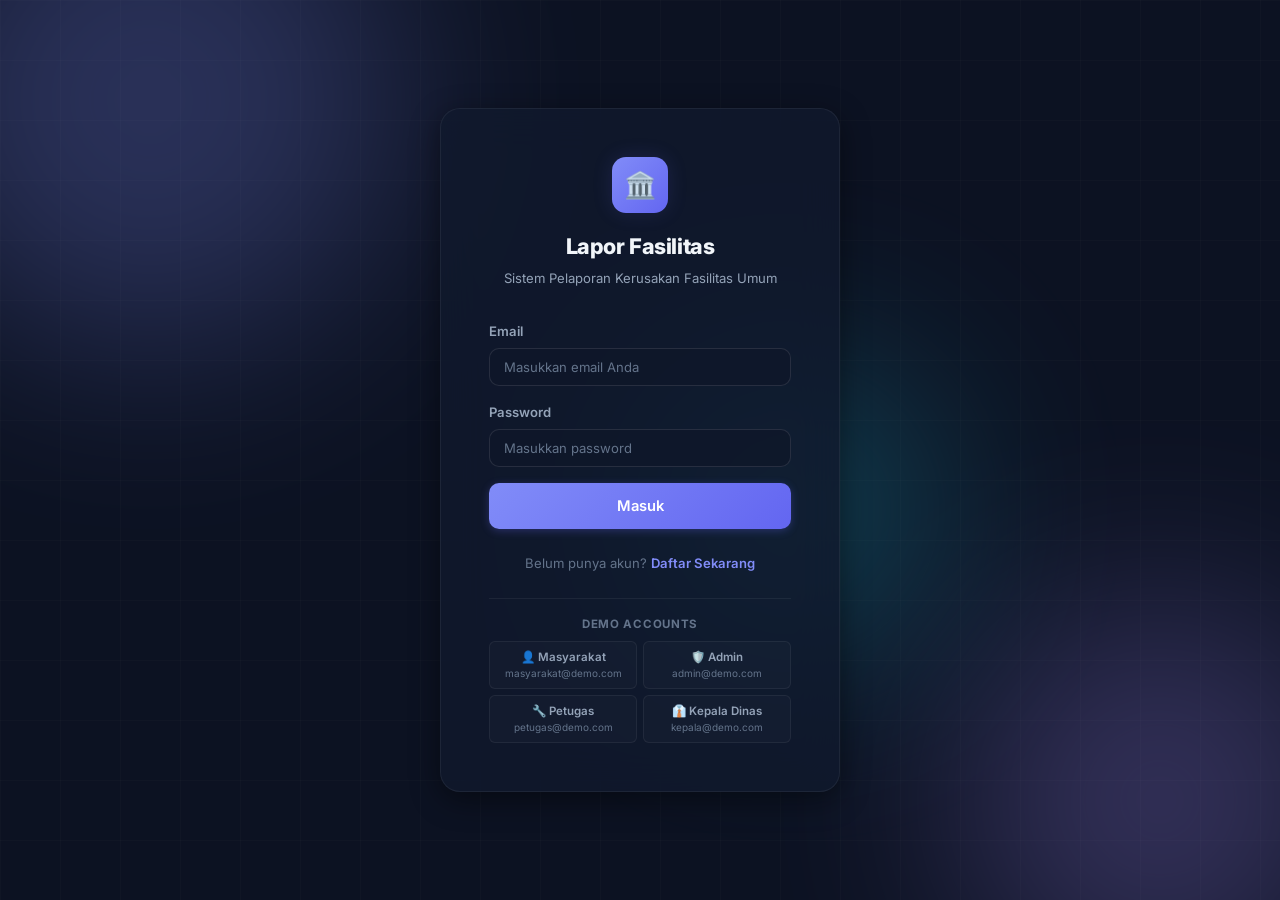
<file: sistem/pages/admin/verifikasi.html>
<!DOCTYPE html>
<html lang="id">
<head>
  <meta charset="UTF-8" />
  <meta name="viewport" content="width=device-width, initial-scale=1.0" />
  <title>Verifikasi Laporan — Admin</title>
  <link rel="preconnect" href="https://fonts.googleapis.com" />
  <link rel="preconnect" href="https://fonts.gstatic.com" crossorigin />
  <link href="https://fonts.googleapis.com/css2?family=Inter:wght@400;500;600;700;800&display=swap" rel="stylesheet" />
  <link rel="stylesheet" href="../../css/variables.css" />
  <link rel="stylesheet" href="../../css/main.css" />
  <link rel="stylesheet" href="../../css/pages.css" />
  <link rel="stylesheet" href="../../css/responsive.css" />
</head>
<body>
  <div class="app-layout">
    <aside class="sidebar" id="sidebar"></aside>
    <div id="sidebarOverlay" class="sidebar-overlay" onclick="App.toggleSidebar()"></div>
    <div class="main-area">
      <header class="topbar" id="topbar"></header>
      <main class="page-content">
        <div class="page-header">
          <h1>✅ Verifikasi Laporan</h1>
          <p>Periksa laporan masuk, lalu tandai sebagai terverifikasi, perlu perbaikan data, atau ditolak.</p>
        </div>

        <div class="table-wrapper">
          <table class="data-table">
            <thead>
              <tr><th>No</th><th>Judul</th><th>Pelapor</th><th>Kategori</th><th>Status</th><th>Tanggal</th><th>Aksi</th></tr>
            </thead>
            <tbody id="tableBody"></tbody>
          </table>
        </div>

        <div class="modal-overlay" id="verifyModal">
          <div class="modal" style="max-width:680px;">
            <div class="modal-header">
              <h2>Verifikasi Laporan</h2>
              <button class="modal-close" onclick="closeModal()">✕</button>
            </div>
            <div class="modal-body" id="verifyContent"></div>
            <div class="modal-footer" id="verifyFooter"></div>
          </div>
        </div>
      </main>
    </div>
  </div>

  <script src="../../js/db.js"></script>
  <script src="../../js/auth.js"></script>
  <script src="../../js/utils.js"></script>
  <script src="../../js/app.js"></script>
  <script>
    let currentId = null;

    document.addEventListener('DOMContentLoaded', () => {
      if (!App.init('Verifikasi Laporan', ['admin'])) return;
      loadTable();
    });

    function loadTable() {
      const pending = DB.filter('reports', report => ['diajukan', 'menunggu_verifikasi'].includes(report.status))
        .sort((a, b) => new Date(a.createdAt) - new Date(b.createdAt));
      const tbody = document.getElementById('tableBody');

      if (pending.length === 0) {
        tbody.innerHTML = `<tr><td colspan="7"><div class="empty-state"><div class="icon">✅</div><h3>Semua Laporan Sudah Diverifikasi</h3><p>Tidak ada laporan yang menunggu verifikasi.</p></div></td></tr>`;
        return;
      }

      tbody.innerHTML = pending.map((report, i) => `
        <tr>
          <td>${i + 1}</td>
          <td><strong>${Utils.escapeHtml(Utils.truncate(Utils.getReportTitle(report), 30))}</strong></td>
          <td>${Utils.getUserName(report.userId)}</td>
          <td>${Utils.getCategoryIcon(report.categoryId)} ${Utils.getCategoryName(report.categoryId)}</td>
          <td>${Utils.getStatusBadge(report.status)}</td>
          <td style="font-size:var(--font-size-xs);color:var(--text-muted)">${Utils.formatDate(report.createdAt)}</td>
          <td>
            <div class="action-btns">
              <button class="action-btn view" title="Lihat dan verifikasi" onclick="openVerify('${report.id}')">👁️</button>
              <button class="action-btn approve" title="Verifikasi cepat" onclick="quickVerify('${report.id}')">✅</button>
            </div>
          </td>
        </tr>
      `).join('');
    }

    function openVerify(id) {
      currentId = id;
      const report = DB.getById('reports', id);
      const damagePhoto = Utils.getReportPhoto(report);

      document.getElementById('verifyContent').innerHTML = `
        <div class="detail-grid">
          <div>
            <div class="detail-item"><div class="label">Judul</div><div class="value">${Utils.escapeHtml(Utils.getReportTitle(report))}</div></div>
            <div class="detail-item"><div class="label">Pelapor</div><div class="value">${Utils.getUserName(report.userId)}</div></div>
            <div class="detail-item"><div class="label">Kategori</div><div class="value">${Utils.getCategoryIcon(report.categoryId)} ${Utils.getCategoryName(report.categoryId)}</div></div>
          </div>
          <div>
            <div class="detail-item"><div class="label">Status Saat Ini</div><div class="value">${Utils.getStatusBadge(report.status)}</div></div>
            <div class="detail-item"><div class="label">Tanggal Masuk</div><div class="value">${Utils.formatDateTime(report.createdAt)}</div></div>
            <div class="detail-item"><div class="label">Lokasi</div><div class="value">${Utils.escapeHtml(Utils.getReportLocation(report))}</div></div>
          </div>
        </div>
        <div class="detail-item"><div class="label">Deskripsi</div><div class="value">${Utils.escapeHtml(Utils.getReportDescription(report))}</div></div>
        ${damagePhoto ? `<div class="detail-item"><div class="label">Foto Kerusakan</div><div class="file-preview" style="display:block"><img src="${damagePhoto}" alt="Foto kerusakan"/></div></div>` : ''}
        <div class="form-group" style="margin-top:16px;">
          <label class="form-label">Catatan Admin</label>
          <textarea id="catatanAdmin" class="form-textarea" placeholder="Tuliskan alasan verifikasi, kebutuhan perbaikan data, atau alasan penolakan..." rows="3"></textarea>
        </div>
      `;
      document.getElementById('verifyFooter').innerHTML = `
        <button class="btn btn-outline" onclick="closeModal()">Batal</button>
        <button class="btn btn-warning" onclick="needFix()">⚠️ Perlu Perbaikan Data</button>
        <button class="btn btn-danger" onclick="rejectReport()">❌ Tolak</button>
        <button class="btn btn-success" onclick="verifyReport()">✅ Terverifikasi</button>
      `;
      document.getElementById('verifyModal').classList.add('show');
    }

    function getAdminNote(defaultNote) {
      const input = document.getElementById('catatanAdmin');
      return input && input.value.trim() ? input.value.trim() : defaultNote;
    }

    function quickVerify(id) {
      DB.updateReportStatus(id, 'terverifikasi', {
        adminNote: 'Laporan valid dan siap didisposisikan.',
        statusNote: 'Admin memverifikasi laporan.'
      });
      loadTable();
      Utils.showToast('Laporan berhasil diverifikasi.', 'success');
    }

    function verifyReport() {
      DB.updateReportStatus(currentId, 'terverifikasi', {
        adminNote: getAdminNote('Laporan valid dan siap didisposisikan.'),
        statusNote: 'Admin memverifikasi laporan.'
      });
      closeModal();
      loadTable();
      Utils.showToast('Laporan berhasil diverifikasi.', 'success');
    }

    function needFix() {
      DB.updateReportStatus(currentId, 'perlu_perbaikan_data', {
        adminNote: getAdminNote('Data laporan belum lengkap. Mohon perbaiki judul, lokasi, deskripsi, atau foto.'),
        statusNote: 'Admin meminta perbaikan data laporan.'
      });
      closeModal();
      loadTable();
      Utils.showToast('Laporan dikembalikan untuk perbaikan data.', 'warning');
    }

    function rejectReport() {
      DB.updateReportStatus(currentId, 'ditolak', {
        adminNote: getAdminNote('Laporan ditolak karena tidak valid atau duplikat.'),
        statusNote: 'Admin menolak laporan.'
      });
      closeModal();
      loadTable();
      Utils.showToast('Laporan ditolak.', 'warning');
    }

    function closeModal() {
      document.getElementById('verifyModal').classList.remove('show');
    }

    document.getElementById('verifyModal').addEventListener('click', e => {
      if (e.target.classList.contains('modal-overlay')) closeModal();
    });
  </script>
</body>
</html>
</file>
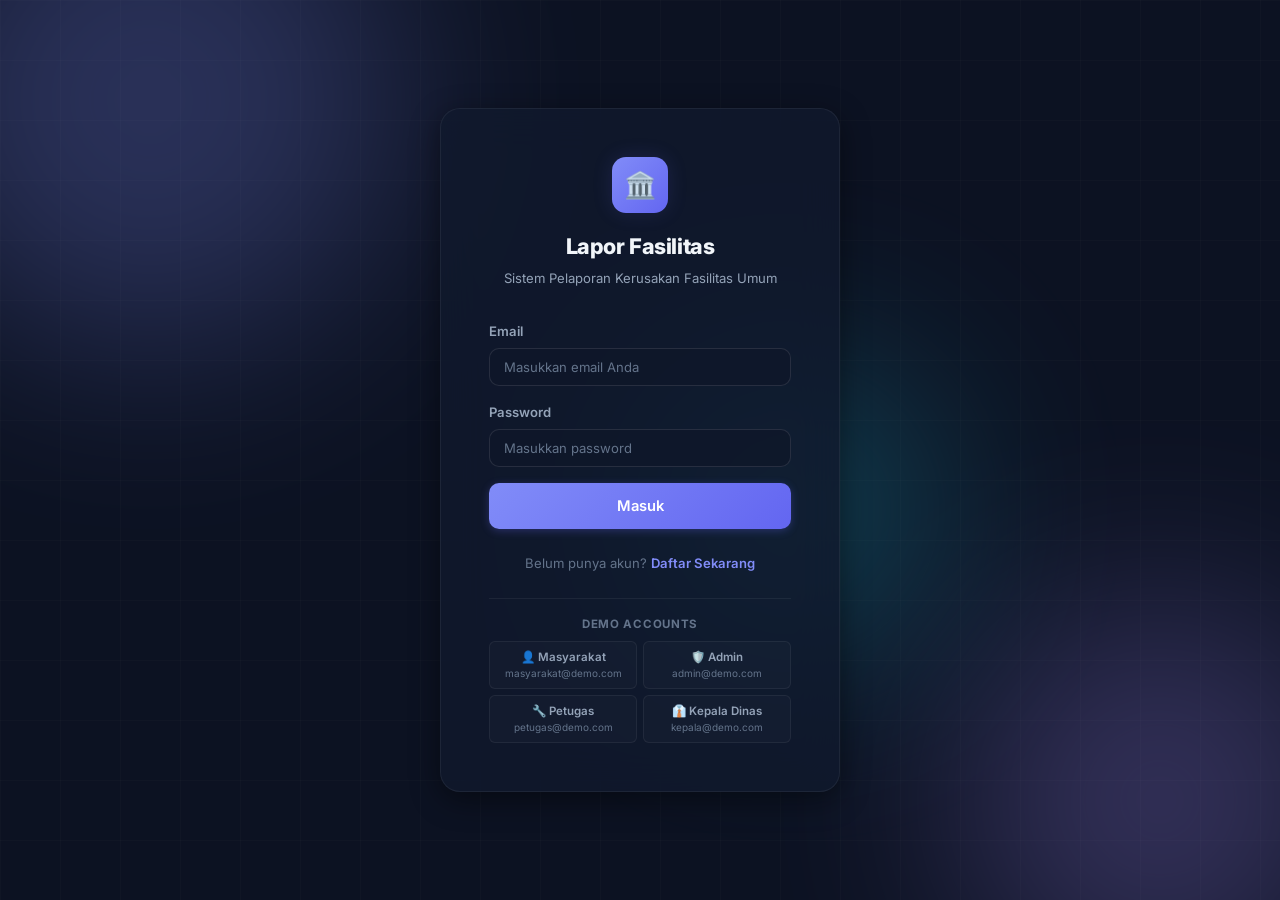
<file: sistem/pages/kepala-dinas/dashboard.html>
<!DOCTYPE html>
<html lang="id">
<head>
  <meta charset="UTF-8" />
  <meta name="viewport" content="width=device-width, initial-scale=1.0" />
  <title>Dashboard — Kepala Dinas</title>
  <link rel="preconnect" href="https://fonts.googleapis.com" />
  <link rel="preconnect" href="https://fonts.gstatic.com" crossorigin />
  <link href="https://fonts.googleapis.com/css2?family=Inter:wght@400;500;600;700;800&display=swap" rel="stylesheet" />
  <link rel="stylesheet" href="../../css/variables.css" />
  <link rel="stylesheet" href="../../css/main.css" />
  <link rel="stylesheet" href="../../css/pages.css" />
  <link rel="stylesheet" href="../../css/responsive.css" />
</head>
<body>
  <div class="app-layout">
    <aside class="sidebar" id="sidebar"></aside>
    <div id="sidebarOverlay" class="sidebar-overlay" onclick="App.toggleSidebar()"></div>
    <div class="main-area">
      <header class="topbar" id="topbar"></header>
      <main class="page-content">
        <div class="page-header">
          <h1>Dashboard Kepala Dinas</h1>
          <p>Monitoring rekap laporan dan progres penanganan fasilitas umum.</p>
        </div>

        <div class="stat-grid" id="statGrid"></div>

        <div class="dashboard-grid">
          <div class="card">
            <div class="card-header"><h3>📈 Rekap Status Laporan</h3></div>
            <div class="card-body" id="statusSummary"></div>
          </div>
          <div class="card">
            <div class="card-header"><h3>✅ Laporan Selesai Terbaru</h3></div>
            <div class="card-body" id="finishedReports"></div>
          </div>
        </div>
      </main>
    </div>
  </div>

  <script src="../../js/db.js"></script>
  <script src="../../js/auth.js"></script>
  <script src="../../js/utils.js"></script>
  <script src="../../js/app.js"></script>
  <script>
    document.addEventListener('DOMContentLoaded', () => {
      if (!App.init('Dashboard', ['kepala_dinas'])) return;

      const reports = DB.getAll('reports');
      const handledStatuses = ['didisposisikan', 'menunggu_diproses', 'dalam_perbaikan', 'status_diperbarui', 'bukti_diunggah'];
      const count = statuses => reports.filter(report => statuses.includes(report.status)).length;

      document.getElementById('statGrid').innerHTML = `
        <div class="stat-card"><div class="stat-icon primary">📋</div><div class="stat-info"><h3>${reports.length}</h3><p>Total Laporan</p></div></div>
        <div class="stat-card"><div class="stat-icon info">📩</div><div class="stat-info"><h3>${count(['diajukan', 'menunggu_verifikasi'])}</h3><p>Menunggu Verifikasi</p></div></div>
        <div class="stat-card"><div class="stat-icon violet">🔧</div><div class="stat-info"><h3>${count(handledStatuses)}</h3><p>Sedang Ditangani</p></div></div>
        <div class="stat-card"><div class="stat-icon success">✅</div><div class="stat-info"><h3>${count(['selesai'])}</h3><p>Selesai</p></div></div>
      `;

      document.getElementById('statusSummary').innerHTML = `
        <table class="data-table">
          <thead><tr><th>Status</th><th>Jumlah</th></tr></thead>
          <tbody>
            ${DB.STATUSES.map(status => `
              <tr>
                <td>${Utils.getStatusBadge(status)}</td>
                <td><strong>${reports.filter(report => report.status === status).length}</strong></td>
              </tr>
            `).join('')}
          </tbody>
        </table>
      `;

      const finished = reports
        .filter(report => report.status === 'selesai')
        .sort((a, b) => new Date(b.updatedAt || b.createdAt) - new Date(a.updatedAt || a.createdAt))
        .slice(0, 6);

      document.getElementById('finishedReports').innerHTML = finished.length ? `
        <table class="data-table">
          <thead><tr><th>Judul</th><th>Petugas</th><th>Tanggal</th></tr></thead>
          <tbody>
            ${finished.map(report => `
              <tr>
                <td><strong>${Utils.escapeHtml(Utils.truncate(Utils.getReportTitle(report), 30))}</strong></td>
                <td>${Utils.getUserName(report.petugasId)}</td>
                <td style="color:var(--text-muted);font-size:var(--font-size-xs)">${Utils.formatDate(report.updatedAt || report.createdAt)}</td>
              </tr>
            `).join('')}
          </tbody>
        </table>
      ` : '<div class="empty-state"><div class="icon">📭</div><h3>Belum Ada Laporan Selesai</h3></div>';
    });
  </script>
</body>
</html>
</file>
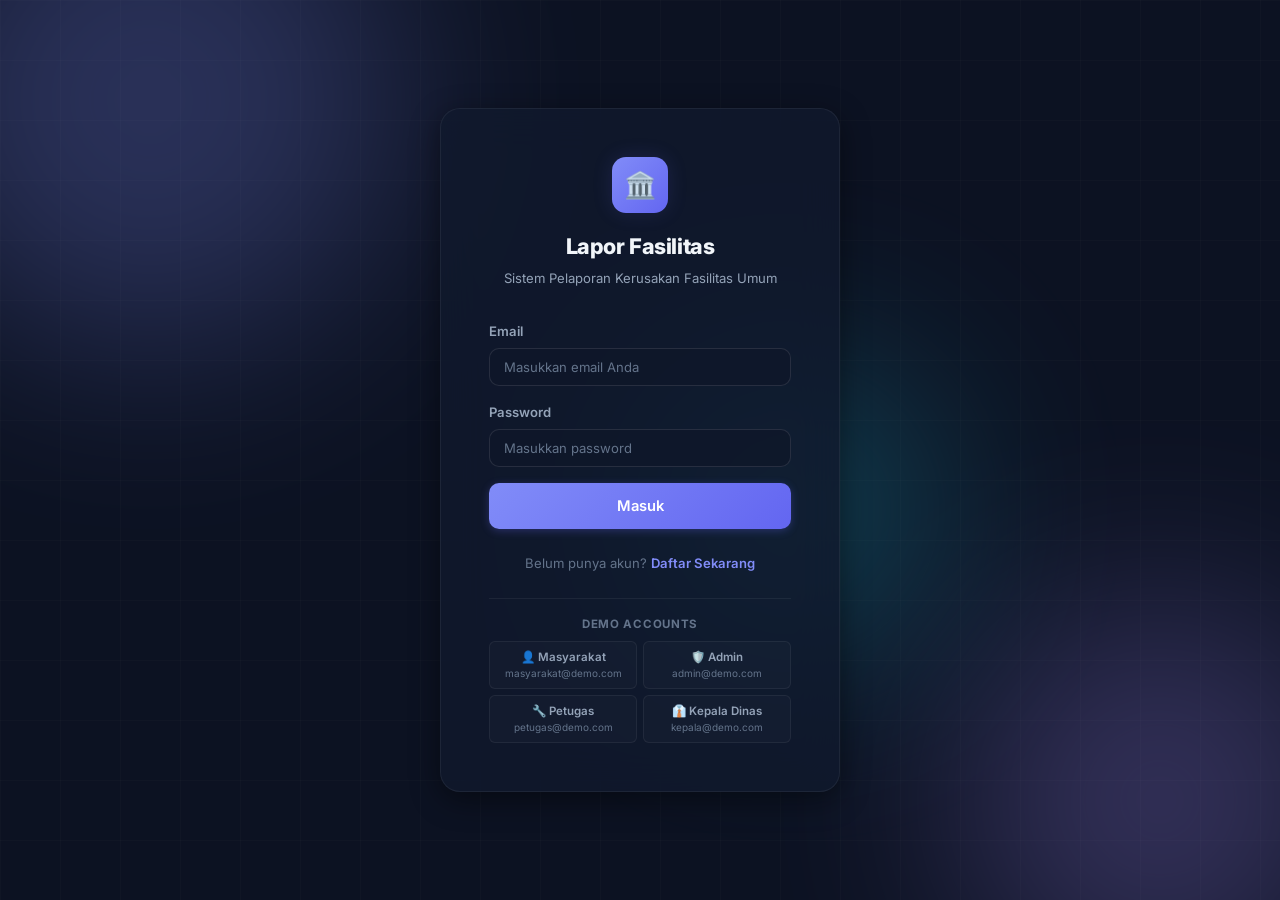
<file: sistem/pages/kepala-dinas/rekap.html>
<!DOCTYPE html>
<html lang="id">
<head>
  <meta charset="UTF-8" />
  <meta name="viewport" content="width=device-width, initial-scale=1.0" />
  <title>Rekap Laporan — Kepala Dinas</title>
  <link rel="preconnect" href="https://fonts.googleapis.com" />
  <link rel="preconnect" href="https://fonts.gstatic.com" crossorigin />
  <link href="https://fonts.googleapis.com/css2?family=Inter:wght@400;500;600;700;800&display=swap" rel="stylesheet" />
  <link rel="stylesheet" href="../../css/variables.css" />
  <link rel="stylesheet" href="../../css/main.css" />
  <link rel="stylesheet" href="../../css/pages.css" />
  <link rel="stylesheet" href="../../css/responsive.css" />
</head>
<body>
  <div class="app-layout">
    <aside class="sidebar" id="sidebar"></aside>
    <div id="sidebarOverlay" class="sidebar-overlay" onclick="App.toggleSidebar()"></div>
    <div class="main-area">
      <header class="topbar" id="topbar"></header>
      <main class="page-content">
        <div class="page-header">
          <h1>📑 Rekap Laporan</h1>
          <p>Rekap seluruh laporan kerusakan fasilitas umum untuk dipantau dan dicetak.</p>
        </div>

        <div class="toolbar">
          <div class="toolbar-search">
            <span class="icon">🔍</span>
            <input type="text" id="searchInput" placeholder="Cari laporan..." oninput="filterTable()" />
          </div>
          <div class="toolbar-actions">
            <select class="form-select" id="filterStatus" onchange="filterTable()" style="width:220px;padding:9px 14px;">
              <option value="">Semua Status</option>
            </select>
            <button class="btn btn-primary btn-sm" onclick="window.print()">🖨️ Cetak Laporan</button>
          </div>
        </div>

        <div class="card" style="margin-bottom:16px;">
          <div class="card-body" id="rekapInfo"></div>
        </div>

        <div class="table-wrapper">
          <table class="data-table">
            <thead>
              <tr><th>No</th><th>Judul</th><th>Pelapor</th><th>Kategori</th><th>Lokasi</th><th>Petugas</th><th>Status</th><th>Tanggal</th></tr>
            </thead>
            <tbody id="tableBody"></tbody>
          </table>
        </div>
      </main>
    </div>
  </div>

  <script src="../../js/db.js"></script>
  <script src="../../js/auth.js"></script>
  <script src="../../js/utils.js"></script>
  <script src="../../js/app.js"></script>
  <script>
    let allReports = [];

    document.addEventListener('DOMContentLoaded', () => {
      if (!App.init('Rekap Laporan', ['kepala_dinas'])) return;
      renderStatusFilter();
      allReports = DB.getAll('reports').sort((a, b) => new Date(b.createdAt) - new Date(a.createdAt));
      renderTable(allReports);
    });

    function renderStatusFilter() {
      const select = document.getElementById('filterStatus');
      DB.STATUSES.forEach(status => {
        select.innerHTML += `<option value="${status}">${Utils.getStatusLabel(status)}</option>`;
      });
    }

    function filterTable() {
      const search = document.getElementById('searchInput').value.toLowerCase();
      const status = document.getElementById('filterStatus').value;
      let filtered = allReports;

      if (search) {
        filtered = filtered.filter(report => {
          const haystack = [
            Utils.getReportTitle(report),
            Utils.getReportLocation(report),
            Utils.getUserName(report.userId),
            Utils.getCategoryName(report.categoryId),
            Utils.getUserName(report.petugasId)
          ].join(' ').toLowerCase();
          return haystack.includes(search);
        });
      }
      if (status) filtered = filtered.filter(report => report.status === status);
      renderTable(filtered);
    }

    function renderTable(data) {
      document.getElementById('rekapInfo').innerHTML = `
        <div class="detail-grid">
          <div class="detail-item"><div class="label">Total Ditampilkan</div><div class="value">${data.length} laporan</div></div>
          <div class="detail-item"><div class="label">Laporan Selesai</div><div class="value">${data.filter(report => report.status === 'selesai').length} laporan</div></div>
          <div class="detail-item"><div class="label">Belum Selesai</div><div class="value">${data.filter(report => report.status !== 'selesai' && report.status !== 'ditolak').length} laporan</div></div>
        </div>
      `;

      const tbody = document.getElementById('tableBody');
      if (data.length === 0) {
        tbody.innerHTML = `<tr><td colspan="8"><div class="empty-state"><div class="icon">📭</div><h3>Tidak Ada Data</h3></div></td></tr>`;
        return;
      }

      tbody.innerHTML = data.map((report, i) => `
        <tr>
          <td>${i + 1}</td>
          <td><strong>${Utils.escapeHtml(Utils.truncate(Utils.getReportTitle(report), 30))}</strong></td>
          <td>${Utils.getUserName(report.userId)}</td>
          <td>${Utils.getCategoryIcon(report.categoryId)} ${Utils.getCategoryName(report.categoryId)}</td>
          <td>${Utils.escapeHtml(Utils.truncate(Utils.getReportLocation(report), 24))}</td>
          <td>${report.petugasId ? Utils.getUserName(report.petugasId) : '-'}</td>
          <td>${Utils.getStatusBadge(report.status)}</td>
          <td style="color:var(--text-muted);font-size:var(--font-size-xs)">${Utils.formatDate(report.createdAt)}</td>
        </tr>
      `).join('');
    }
  </script>
</body>
</html>
</file>
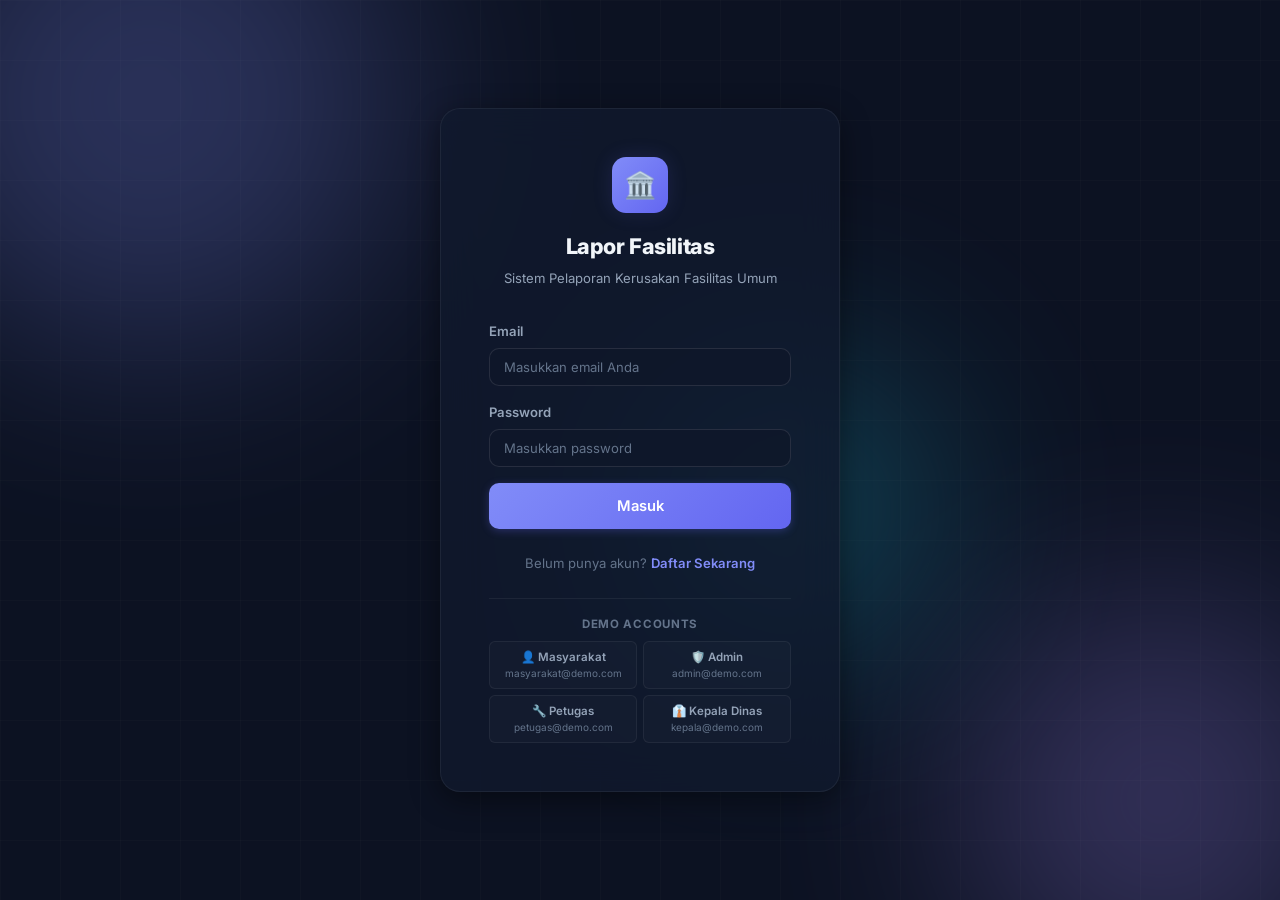
<file: sistem/pages/masyarakat/buat-laporan.html>
<!DOCTYPE html>
<html lang="id">
<head>
  <meta charset="UTF-8" />
  <meta name="viewport" content="width=device-width, initial-scale=1.0" />
  <title>Buat Laporan — Lapor Fasilitas</title>
  <link rel="preconnect" href="https://fonts.googleapis.com" />
  <link rel="preconnect" href="https://fonts.gstatic.com" crossorigin />
  <link href="https://fonts.googleapis.com/css2?family=Inter:wght@400;500;600;700;800&display=swap" rel="stylesheet" />
  <link rel="stylesheet" href="../../css/variables.css" />
  <link rel="stylesheet" href="../../css/main.css" />
  <link rel="stylesheet" href="../../css/pages.css" />
  <link rel="stylesheet" href="../../css/responsive.css" />
</head>
<body>
  <div class="app-layout">
    <aside class="sidebar" id="sidebar"></aside>
    <div id="sidebarOverlay" class="sidebar-overlay" onclick="App.toggleSidebar()"></div>
    <div class="main-area">
      <header class="topbar" id="topbar"></header>
      <main class="page-content">
        <div class="page-header">
          <h1>📝 Buat Laporan Kerusakan</h1>
          <p>Laporkan kerusakan fasilitas umum di lingkungan Anda.</p>
        </div>

        <div class="card" style="max-width:720px;">
          <div class="card-body">
            <form id="laporanForm" onsubmit="return handleSubmit(event)">
              <div class="form-group">
                <label class="form-label" for="judul">Judul Laporan *</label>
                <input type="text" id="judul" class="form-input" placeholder="Contoh: Jalan Berlubang di Jl. Merdeka" required />
              </div>

              <div class="form-row">
                <div class="form-group">
                  <label class="form-label" for="kategori">Kategori Kerusakan *</label>
                  <select id="kategori" class="form-select" required>
                    <option value="">— Pilih Kategori —</option>
                  </select>
                </div>
                <div class="form-group">
                  <label class="form-label" for="lokasi">Lokasi *</label>
                  <input type="text" id="lokasi" class="form-input" placeholder="Alamat/lokasi kerusakan" required />
                </div>
              </div>

              <div class="form-group">
                <label class="form-label" for="deskripsi">Deskripsi Kerusakan *</label>
                <textarea id="deskripsi" class="form-textarea" placeholder="Jelaskan kondisi kerusakan secara detail..." rows="4" required></textarea>
              </div>

              <div class="form-group">
                <label class="form-label">Upload Foto Kerusakan</label>
                <div class="file-upload" id="fileUpload" onclick="document.getElementById('fotoInput').click()">
                  <div class="icon">📷</div>
                  <p>Klik untuk memilih foto kerusakan</p>
                  <p style="font-size:11px;color:var(--text-muted);margin-top:4px;">Format: JPG, PNG (maks 2MB)</p>
                </div>
                <input type="file" id="fotoInput" accept="image/*" style="display:none" onchange="previewFoto(this)" />
                <div class="file-preview" id="fotoPreview" style="display:none;"></div>
              </div>

              <div id="formError" class="form-error" style="display:none;margin-bottom:12px;"></div>

              <div style="display:flex;gap:12px;margin-top:24px;flex-wrap:wrap;">
                <button type="submit" class="btn btn-primary btn-lg">📤 Kirim Laporan</button>
                <a href="dashboard.html" class="btn btn-outline btn-lg">Batal</a>
              </div>
            </form>
          </div>
        </div>
      </main>
    </div>
  </div>

  <script src="../../js/db.js"></script>
  <script src="../../js/auth.js"></script>
  <script src="../../js/utils.js"></script>
  <script src="../../js/app.js"></script>
  <script>
    let fotoBase64 = null;

    document.addEventListener('DOMContentLoaded', () => {
      if (!App.init('Buat Laporan', ['masyarakat'])) return;

      const categories = DB.getAll('categories');
      const select = document.getElementById('kategori');
      categories.forEach(category => {
        const opt = document.createElement('option');
        opt.value = category.id;
        opt.textContent = `${category.icon || '📋'} ${category.name || category.nama}`;
        select.appendChild(opt);
      });
    });

    function previewFoto(input) {
      const file = input.files[0];
      if (!file) return;

      if (file.size > 2 * 1024 * 1024) {
        Utils.showToast('Ukuran file melebihi 2MB.', 'error');
        input.value = '';
        return;
      }

      const reader = new FileReader();
      reader.onload = event => {
        fotoBase64 = event.target.result;
        document.getElementById('fotoPreview').innerHTML = `<img src="${fotoBase64}" alt="Preview foto kerusakan" />`;
        document.getElementById('fotoPreview').style.display = 'block';
        document.getElementById('fileUpload').innerHTML = `<div class="icon">✅</div><p class="file-name">${Utils.escapeHtml(file.name)}</p><p style="font-size:11px;color:var(--text-muted);">Klik untuk ganti foto</p>`;
      };
      reader.readAsDataURL(file);
    }

    function handleSubmit(e) {
      e.preventDefault();
      const user = Auth.getCurrentUser();
      const now = new Date().toISOString();

      const report = DB.insert('reports', {
        userId: user.id,
        masyarakatId: user.id,
        title: document.getElementById('judul').value.trim(),
        description: document.getElementById('deskripsi').value.trim(),
        categoryId: document.getElementById('kategori').value,
        location: document.getElementById('lokasi').value.trim(),
        damagePhoto: fotoBase64,
        status: 'menunggu_verifikasi',
        petugasId: null,
        repairPhoto: null,
        adminNote: '',
        officerNote: '',
        submittedAt: now,
        createdAt: now,
        statusHistory: [
          { status: 'diajukan', at: now, by: user.id, note: 'Laporan dibuat oleh masyarakat.' },
          { status: 'menunggu_verifikasi', at: now, by: null, note: 'Laporan masuk ke sistem dan menunggu verifikasi admin.' }
        ]
      });

      Utils.showToast(`Laporan ${report.id} berhasil dikirim.`, 'success');
      setTimeout(() => {
        window.location.href = 'status-laporan.html';
      }, 900);
      return false;
    }
  </script>
</body>
</html>
</file>
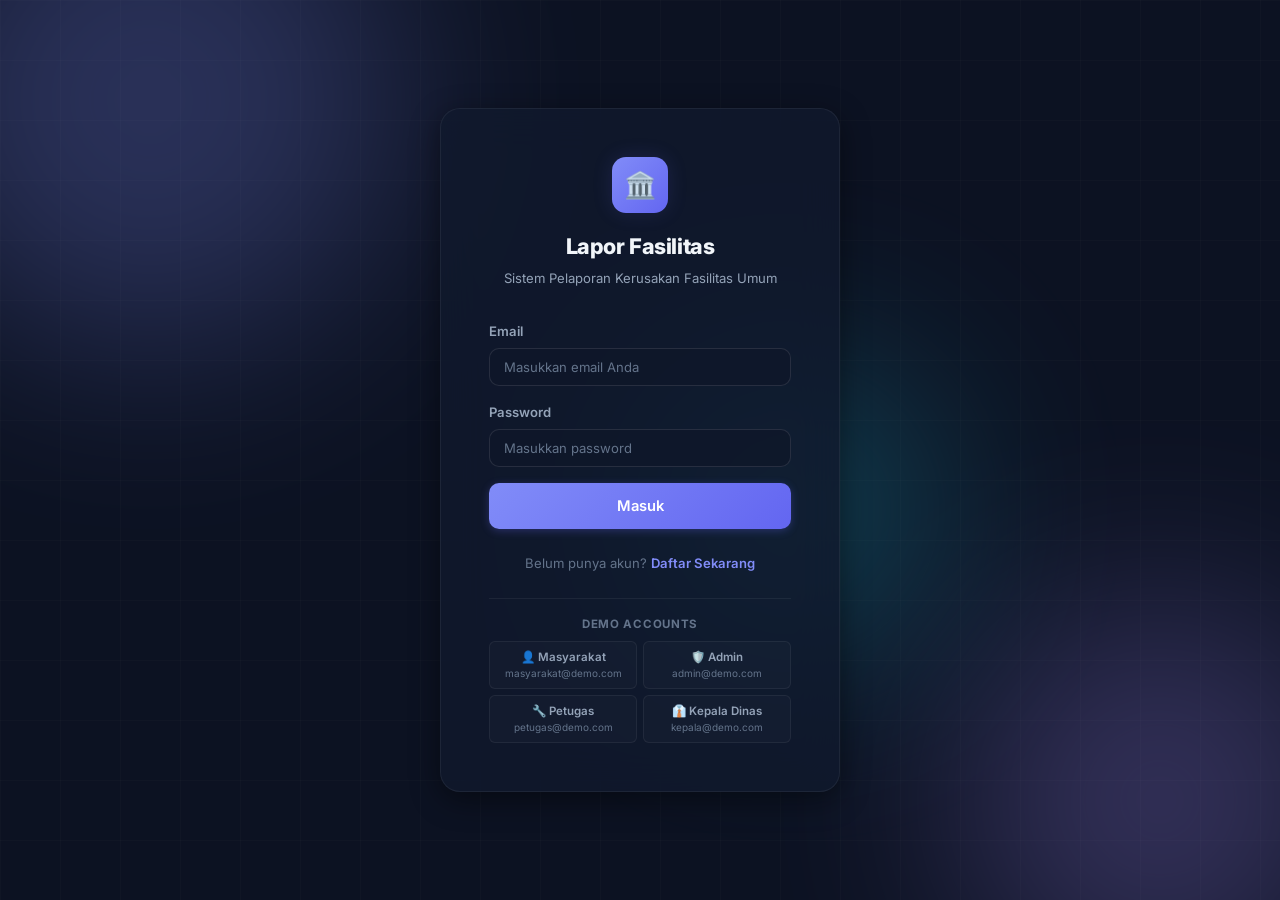
<file: sistem/pages/masyarakat/dashboard.html>
<!DOCTYPE html>
<html lang="id">
<head>
  <meta charset="UTF-8" />
  <meta name="viewport" content="width=device-width, initial-scale=1.0" />
  <title>Dashboard — Masyarakat</title>
  <link rel="preconnect" href="https://fonts.googleapis.com" />
  <link rel="preconnect" href="https://fonts.gstatic.com" crossorigin />
  <link href="https://fonts.googleapis.com/css2?family=Inter:wght@400;500;600;700;800&display=swap" rel="stylesheet" />
  <link rel="stylesheet" href="../../css/variables.css" />
  <link rel="stylesheet" href="../../css/main.css" />
  <link rel="stylesheet" href="../../css/pages.css" />
  <link rel="stylesheet" href="../../css/responsive.css" />
</head>
<body>
  <div class="app-layout">
    <aside class="sidebar" id="sidebar"></aside>
    <div id="sidebarOverlay" class="sidebar-overlay" onclick="App.toggleSidebar()"></div>
    <div class="main-area">
      <header class="topbar" id="topbar"></header>
      <main class="page-content">
        <div class="page-header">
          <h1>Dashboard</h1>
          <p>Selamat datang! Pantau laporan kerusakan fasilitas Anda di sini.</p>
        </div>

        <div class="stat-grid" id="statGrid"></div>

        <div class="dashboard-grid">
          <div class="card">
            <div class="card-header"><h3>📋 Laporan Terbaru Anda</h3></div>
            <div class="card-body" id="recentReports"></div>
          </div>
          <div class="card">
            <div class="card-header"><h3>⏱️ Aktivitas Terkini</h3></div>
            <div class="card-body" id="recentActivity"></div>
          </div>
        </div>
      </main>
    </div>
  </div>

  <script src="../../js/db.js"></script>
  <script src="../../js/auth.js"></script>
  <script src="../../js/utils.js"></script>
  <script src="../../js/app.js"></script>
  <script>
    document.addEventListener('DOMContentLoaded', () => {
      if (!App.init('Dashboard', ['masyarakat'])) return;

      const user = Auth.getCurrentUser();
      const myReports = DB.filter('reports', report => report.userId === user.id);
      const waitingStatuses = ['diajukan', 'menunggu_verifikasi', 'terverifikasi', 'didisposisikan', 'menunggu_diproses'];
      const workStatuses = ['dalam_perbaikan', 'status_diperbarui', 'bukti_diunggah'];

      document.getElementById('statGrid').innerHTML = `
        <div class="stat-card">
          <div class="stat-icon primary">📝</div>
          <div class="stat-info"><h3>${myReports.length}</h3><p>Total Laporan</p></div>
        </div>
        <div class="stat-card">
          <div class="stat-icon warning">⏳</div>
          <div class="stat-info"><h3>${myReports.filter(report => waitingStatuses.includes(report.status)).length}</h3><p>Menunggu Proses</p></div>
        </div>
        <div class="stat-card">
          <div class="stat-icon violet">🔧</div>
          <div class="stat-info"><h3>${myReports.filter(report => workStatuses.includes(report.status)).length}</h3><p>Dalam Pengerjaan</p></div>
        </div>
        <div class="stat-card">
          <div class="stat-icon success">✅</div>
          <div class="stat-info"><h3>${myReports.filter(report => report.status === 'selesai').length}</h3><p>Selesai</p></div>
        </div>
      `;

      const sorted = [...myReports]
        .sort((a, b) => new Date(b.createdAt) - new Date(a.createdAt))
        .slice(0, 5);

      if (sorted.length === 0) {
        document.getElementById('recentReports').innerHTML = `
          <div class="empty-state"><div class="icon">📭</div><h3>Belum Ada Laporan</h3><p>Buat laporan pertama Anda.</p></div>
        `;
      } else {
        document.getElementById('recentReports').innerHTML = `
          <table class="data-table">
            <thead><tr><th>Judul</th><th>Status</th><th>Tanggal</th></tr></thead>
            <tbody>
              ${sorted.map(report => `
                <tr>
                  <td><strong>${Utils.escapeHtml(Utils.truncate(Utils.getReportTitle(report), 35))}</strong></td>
                  <td>${Utils.getStatusBadge(report.status)}</td>
                  <td style="color:var(--text-muted);font-size:var(--font-size-xs)">${Utils.formatDate(report.createdAt)}</td>
                </tr>
              `).join('')}
            </tbody>
          </table>
        `;
      }

      document.getElementById('recentActivity').innerHTML = sorted.length ? `
        <ul class="activity-list">
          ${sorted.slice(0, 4).map(report => `
            <li class="activity-item">
              <div class="activity-dot" style="background:${report.status === 'selesai' ? 'var(--accent-emerald)' : 'var(--accent-primary)'}"></div>
              <div class="activity-content">
                <p><strong>${Utils.escapeHtml(Utils.truncate(Utils.getReportTitle(report), 40))}</strong> — ${Utils.getStatusLabel(report.status)}</p>
                <div class="time">${Utils.formatTimeAgo(report.updatedAt || report.createdAt)}</div>
              </div>
            </li>
          `).join('')}
        </ul>
      ` : '<div class="empty-state"><p>Belum ada aktivitas.</p></div>';
    });
  </script>
</body>
</html>
</file>
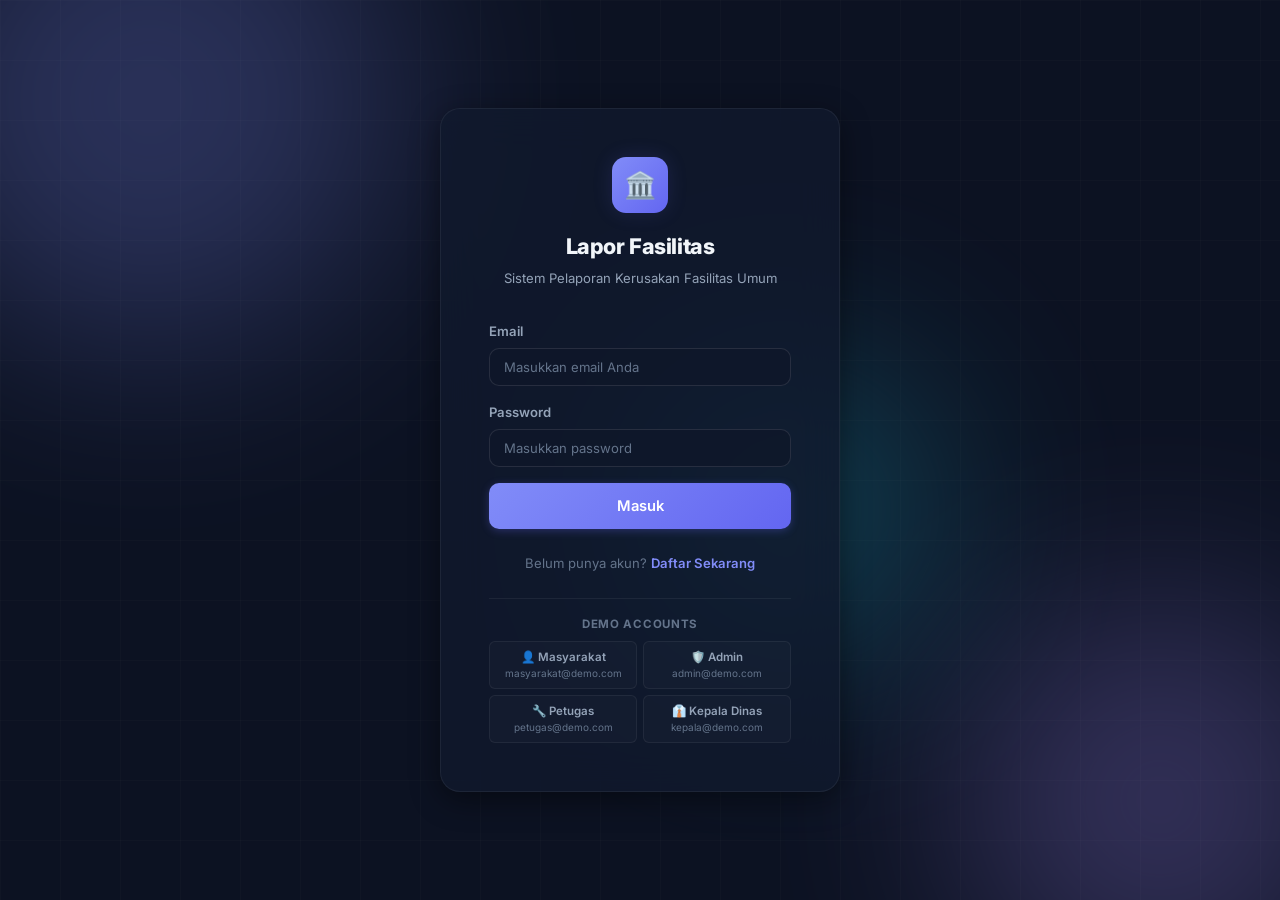
<file: sistem/pages/masyarakat/status-laporan.html>
<!DOCTYPE html>
<html lang="id">
<head>
  <meta charset="UTF-8" />
  <meta name="viewport" content="width=device-width, initial-scale=1.0" />
  <title>Status Laporan — Lapor Fasilitas</title>
  <link rel="preconnect" href="https://fonts.googleapis.com" />
  <link rel="preconnect" href="https://fonts.gstatic.com" crossorigin />
  <link href="https://fonts.googleapis.com/css2?family=Inter:wght@400;500;600;700;800&display=swap" rel="stylesheet" />
  <link rel="stylesheet" href="../../css/variables.css" />
  <link rel="stylesheet" href="../../css/main.css" />
  <link rel="stylesheet" href="../../css/pages.css" />
  <link rel="stylesheet" href="../../css/responsive.css" />
</head>
<body>
  <div class="app-layout">
    <aside class="sidebar" id="sidebar"></aside>
    <div id="sidebarOverlay" class="sidebar-overlay" onclick="App.toggleSidebar()"></div>
    <div class="main-area">
      <header class="topbar" id="topbar"></header>
      <main class="page-content">
        <div class="page-header">
          <h1>📋 Status Laporan Saya</h1>
          <p>Pantau status dan progres laporan kerusakan yang Anda buat.</p>
        </div>

        <div class="toolbar">
          <div class="toolbar-search">
            <span class="icon">🔍</span>
            <input type="text" id="searchInput" placeholder="Cari laporan..." oninput="filterTable()" />
          </div>
          <div class="toolbar-actions">
            <select class="form-select" id="filterStatus" onchange="filterTable()" style="width:220px;padding:9px 14px;">
              <option value="">Semua Status</option>
            </select>
            <a href="buat-laporan.html" class="btn btn-primary btn-sm">+ Buat Laporan</a>
          </div>
        </div>

        <div class="table-wrapper">
          <table class="data-table" id="laporanTable">
            <thead>
              <tr>
                <th>No</th>
                <th>Judul</th>
                <th>Kategori</th>
                <th>Lokasi</th>
                <th>Status</th>
                <th>Tanggal</th>
                <th>Aksi</th>
              </tr>
            </thead>
            <tbody id="tableBody"></tbody>
          </table>
        </div>

        <div class="modal-overlay" id="detailModal">
          <div class="modal" style="max-width:760px;">
            <div class="modal-header">
              <h2>Detail Laporan</h2>
              <button class="modal-close" onclick="closeModal()">✕</button>
            </div>
            <div class="modal-body" id="detailContent"></div>
          </div>
        </div>
      </main>
    </div>
  </div>

  <script src="../../js/db.js"></script>
  <script src="../../js/auth.js"></script>
  <script src="../../js/utils.js"></script>
  <script src="../../js/app.js"></script>
  <script>
    let allReports = [];
    let fixPhotoBase64 = null;

    document.addEventListener('DOMContentLoaded', () => {
      if (!App.init('Status Laporan', ['masyarakat'])) return;
      renderStatusFilter();
      loadTable();
    });

    function renderStatusFilter() {
      const select = document.getElementById('filterStatus');
      DB.STATUSES.forEach(status => {
        select.innerHTML += `<option value="${status}">${Utils.getStatusLabel(status)}</option>`;
      });
    }

    function loadTable() {
      const user = Auth.getCurrentUser();
      allReports = DB.filter('reports', report => report.userId === user.id)
        .sort((a, b) => new Date(b.createdAt) - new Date(a.createdAt));
      renderTable(allReports);
    }

    function filterTable() {
      const search = document.getElementById('searchInput').value.toLowerCase();
      const status = document.getElementById('filterStatus').value;
      let filtered = allReports;

      if (search) {
        filtered = filtered.filter(report => {
          const title = Utils.getReportTitle(report).toLowerCase();
          const location = Utils.getReportLocation(report).toLowerCase();
          return title.includes(search) || location.includes(search);
        });
      }
      if (status) filtered = filtered.filter(report => report.status === status);
      renderTable(filtered);
    }

    function renderTable(data) {
      const tbody = document.getElementById('tableBody');
      if (data.length === 0) {
        tbody.innerHTML = `<tr><td colspan="7"><div class="empty-state"><div class="icon">📭</div><h3>Tidak Ada Laporan</h3></div></td></tr>`;
        return;
      }

      tbody.innerHTML = data.map((report, i) => `
        <tr>
          <td>${i + 1}</td>
          <td><strong>${Utils.escapeHtml(Utils.truncate(Utils.getReportTitle(report), 32))}</strong></td>
          <td>${Utils.getCategoryIcon(report.categoryId)} ${Utils.getCategoryName(report.categoryId)}</td>
          <td style="max-width:180px;overflow:hidden;text-overflow:ellipsis;">${Utils.escapeHtml(Utils.truncate(Utils.getReportLocation(report), 28))}</td>
          <td>${Utils.getStatusBadge(report.status)}</td>
          <td style="color:var(--text-muted);font-size:var(--font-size-xs)">${Utils.formatDate(report.createdAt)}</td>
          <td>
            <div class="action-btns">
              <button class="action-btn view" title="Lihat Detail" onclick="showDetail('${report.id}')">👁️</button>
            </div>
          </td>
        </tr>
      `).join('');
    }

    function buildTracker(report) {
      if (report.status === 'ditolak') {
        return `<div style="padding:12px;border-radius:var(--radius-md);background:var(--accent-rose-light);color:var(--accent-rose);font-weight:600;text-align:center;">❌ Laporan Ditolak</div>`;
      }

      if (report.status === 'perlu_perbaikan_data') {
        return `<div style="padding:12px;border-radius:var(--radius-md);background:var(--accent-amber-light);color:var(--accent-amber);font-weight:600;text-align:center;">⚠️ Perlu Perbaikan Data dari Masyarakat</div>`;
      }

      const currentIdx = DB.STATUS_FLOW.indexOf(report.status);
      return `<div class="status-tracker">${DB.STATUS_FLOW.map((status, i) => {
        let cls = '';
        if (i < currentIdx) cls = 'completed';
        else if (i === currentIdx) cls = 'active';
        return `
          <div class="tracker-step ${cls}">
            <div class="tracker-dot">${i < currentIdx ? '✓' : (i + 1)}</div>
            <div class="tracker-label">${Utils.getStatusLabel(status)}</div>
          </div>
          ${i < DB.STATUS_FLOW.length - 1 ? '<div class="tracker-line"></div>' : ''}
        `;
      }).join('')}</div>`;
    }

    function buildHistory(report) {
      const history = Array.isArray(report.statusHistory) ? report.statusHistory : [];
      if (history.length === 0) return '<p style="color:var(--text-muted);">Belum ada riwayat status.</p>';

      return `
        <ul class="activity-list">
          ${history.slice().reverse().map(item => `
            <li class="activity-item">
              <div class="activity-dot"></div>
              <div class="activity-content">
                <p><strong>${Utils.getStatusLabel(item.status)}</strong>${item.note ? ` — ${Utils.escapeHtml(item.note)}` : ''}</p>
                <div class="time">${Utils.formatDateTime(item.at)}${item.by ? ` oleh ${Utils.getUserName(item.by)}` : ''}</div>
              </div>
            </li>
          `).join('')}
        </ul>
      `;
    }

    function buildFixForm(report) {
      if (report.status !== 'perlu_perbaikan_data') return '';
      const categoryOptions = DB.getAll('categories').map(category => `
        <option value="${category.id}" ${category.id === report.categoryId ? 'selected' : ''}>${category.icon || '📋'} ${category.name || category.nama}</option>
      `).join('');

      return `
        <div class="card" style="margin-top:18px;">
          <div class="card-header"><h3>Perbaiki Data Laporan</h3></div>
          <div class="card-body">
            <div class="form-group">
              <label class="form-label">Judul</label>
              <input class="form-input" id="fixTitle" value="${Utils.escapeHtml(Utils.getReportTitle(report))}" />
            </div>
            <div class="form-row">
              <div class="form-group">
                <label class="form-label">Kategori</label>
                <select class="form-select" id="fixCategory">${categoryOptions}</select>
              </div>
              <div class="form-group">
                <label class="form-label">Lokasi</label>
                <input class="form-input" id="fixLocation" value="${Utils.escapeHtml(Utils.getReportLocation(report))}" />
              </div>
            </div>
            <div class="form-group">
              <label class="form-label">Deskripsi</label>
              <textarea class="form-textarea" id="fixDescription" rows="3">${Utils.escapeHtml(Utils.getReportDescription(report))}</textarea>
            </div>
            <div class="form-group">
              <label class="form-label">Ganti Foto Kerusakan</label>
              <input type="file" class="form-input" id="fixPhoto" accept="image/*" onchange="previewFixPhoto(this)" />
            </div>
            <button class="btn btn-primary" onclick="submitFix('${report.id}')">Kirim Ulang Perbaikan Data</button>
          </div>
        </div>
      `;
    }

    function showDetail(id) {
      fixPhotoBase64 = null;
      const report = DB.getById('reports', id);
      if (!report) return;

      const damagePhoto = Utils.getReportPhoto(report);
      const repairPhoto = Utils.getRepairPhoto(report);

      document.getElementById('detailContent').innerHTML = `
        <div class="report-id" style="margin-bottom:16px;">#${report.id}</div>
        ${buildTracker(report)}
        <div class="detail-grid" style="margin-top:20px;">
          <div>
            <div class="detail-item"><div class="label">Judul</div><div class="value">${Utils.escapeHtml(Utils.getReportTitle(report))}</div></div>
            <div class="detail-item"><div class="label">Kategori</div><div class="value">${Utils.getCategoryIcon(report.categoryId)} ${Utils.getCategoryName(report.categoryId)}</div></div>
            <div class="detail-item"><div class="label">Lokasi</div><div class="value">${Utils.escapeHtml(Utils.getReportLocation(report))}</div></div>
          </div>
          <div>
            <div class="detail-item"><div class="label">Tanggal Dibuat</div><div class="value">${Utils.formatDateTime(report.createdAt)}</div></div>
            <div class="detail-item"><div class="label">Terakhir Update</div><div class="value">${Utils.formatDateTime(report.updatedAt)}</div></div>
            ${report.petugasId ? `<div class="detail-item"><div class="label">Petugas</div><div class="value">${Utils.getUserName(report.petugasId)}</div></div>` : ''}
          </div>
        </div>
        <div class="detail-item" style="margin-top:8px;"><div class="label">Deskripsi</div><div class="value">${Utils.escapeHtml(Utils.getReportDescription(report))}</div></div>
        ${report.adminNote ? `<div class="detail-item" style="margin-top:12px;"><div class="label">Catatan Admin</div><div class="value" style="color:var(--accent-amber);">${Utils.escapeHtml(report.adminNote)}</div></div>` : ''}
        ${report.officerNote ? `<div class="detail-item" style="margin-top:12px;"><div class="label">Catatan Petugas</div><div class="value" style="color:var(--accent-cyan);">${Utils.escapeHtml(report.officerNote)}</div></div>` : ''}
        ${damagePhoto ? `<div class="detail-item" style="margin-top:12px;"><div class="label">Foto Kerusakan</div><div class="file-preview" style="display:block;"><img src="${damagePhoto}" alt="Foto kerusakan" /></div></div>` : ''}
        ${repairPhoto ? `<div class="detail-item" style="margin-top:12px;"><div class="label">Bukti Perbaikan</div><div class="file-preview" style="display:block;"><img src="${repairPhoto}" alt="Bukti perbaikan" /></div></div>` : ''}
        <div class="card" style="margin-top:18px;">
          <div class="card-header"><h3>Riwayat Status</h3></div>
          <div class="card-body">${buildHistory(report)}</div>
        </div>
        ${buildFixForm(report)}
      `;
      document.getElementById('detailModal').classList.add('show');
    }

    function previewFixPhoto(input) {
      const file = input.files[0];
      if (!file) return;
      if (file.size > 2 * 1024 * 1024) {
        Utils.showToast('Ukuran file melebihi 2MB.', 'error');
        input.value = '';
        return;
      }
      const reader = new FileReader();
      reader.onload = event => {
        fixPhotoBase64 = event.target.result;
        Utils.showToast('Foto pengganti siap dikirim.', 'success');
      };
      reader.readAsDataURL(file);
    }

    function submitFix(id) {
      const report = DB.getById('reports', id);
      if (!report) return;

      const title = document.getElementById('fixTitle').value.trim();
      const categoryId = document.getElementById('fixCategory').value;
      const location = document.getElementById('fixLocation').value.trim();
      const description = document.getElementById('fixDescription').value.trim();

      if (!title || !categoryId || !location || !description) {
        Utils.showToast('Lengkapi semua data laporan.', 'error');
        return;
      }

      DB.updateReportStatus(id, 'menunggu_verifikasi', {
        title,
        description,
        categoryId,
        location,
        damagePhoto: fixPhotoBase64 || Utils.getReportPhoto(report),
        adminNote: 'Data telah diperbaiki oleh masyarakat dan dikirim ulang.',
        statusNote: 'Masyarakat memperbaiki data laporan.'
      });

      closeModal();
      loadTable();
      Utils.showToast('Perbaikan data berhasil dikirim ulang.', 'success');
    }

    function closeModal() {
      document.getElementById('detailModal').classList.remove('show');
    }

    document.getElementById('detailModal').addEventListener('click', e => {
      if (e.target.classList.contains('modal-overlay')) closeModal();
    });
  </script>
</body>
</html>
</file>
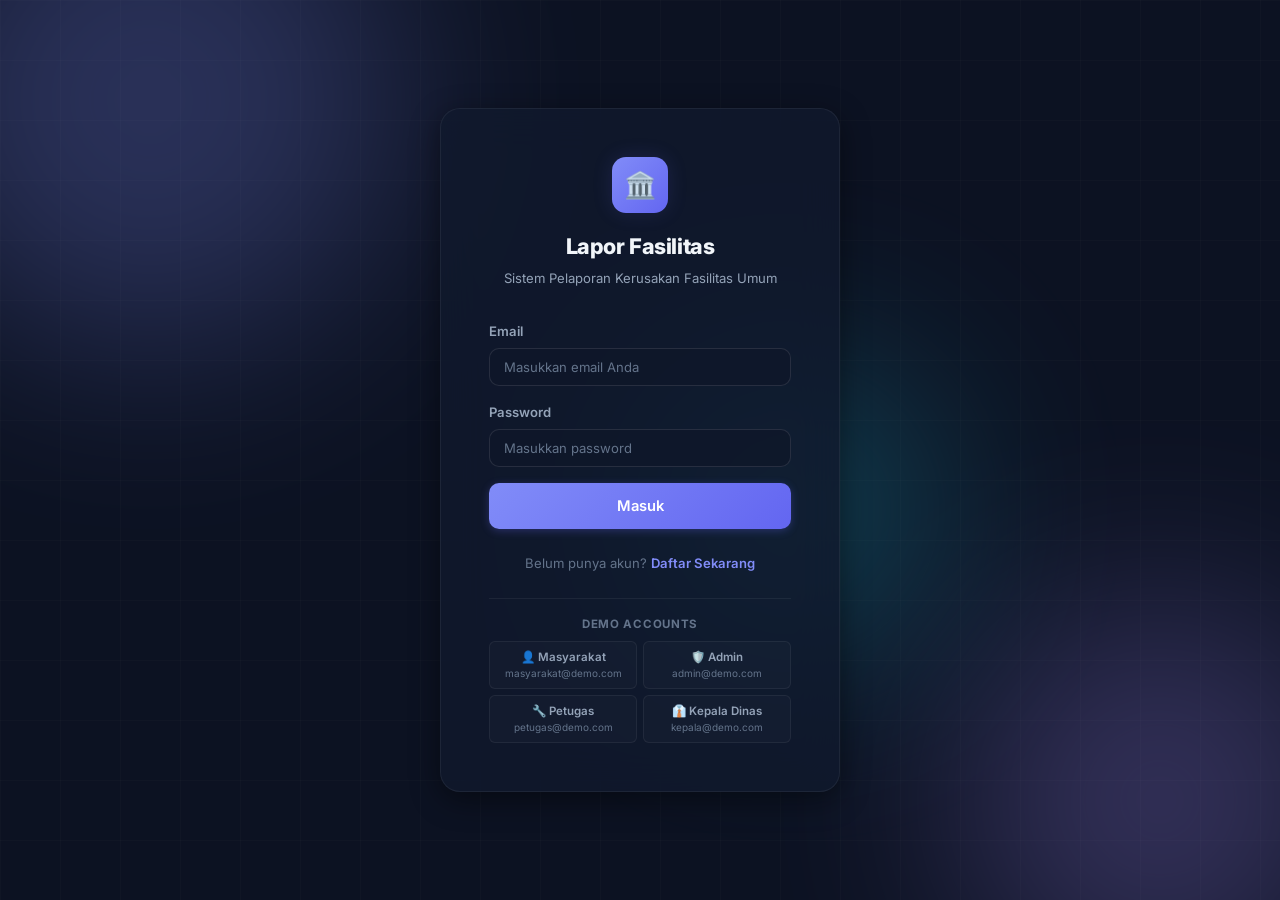
<file: sistem/pages/petugas/dashboard.html>
<!DOCTYPE html>
<html lang="id">
<head>
  <meta charset="UTF-8" />
  <meta name="viewport" content="width=device-width, initial-scale=1.0" />
  <title>Dashboard — Petugas Lapangan</title>
  <link rel="preconnect" href="https://fonts.googleapis.com" />
  <link rel="preconnect" href="https://fonts.gstatic.com" crossorigin />
  <link href="https://fonts.googleapis.com/css2?family=Inter:wght@400;500;600;700;800&display=swap" rel="stylesheet" />
  <link rel="stylesheet" href="../../css/variables.css" />
  <link rel="stylesheet" href="../../css/main.css" />
  <link rel="stylesheet" href="../../css/pages.css" />
  <link rel="stylesheet" href="../../css/responsive.css" />
</head>
<body>
  <div class="app-layout">
    <aside class="sidebar" id="sidebar"></aside>
    <div id="sidebarOverlay" class="sidebar-overlay" onclick="App.toggleSidebar()"></div>
    <div class="main-area">
      <header class="topbar" id="topbar"></header>
      <main class="page-content">
        <div class="page-header">
          <h1>Dashboard Petugas</h1>
          <p>Ringkasan tugas perbaikan fasilitas yang ditugaskan kepada Anda.</p>
        </div>
        <div class="stat-grid" id="statGrid"></div>
        <div class="card" style="margin-top:24px;">
          <div class="card-header"><h3>🔧 Tugas Aktif</h3></div>
          <div class="card-body" id="activeTasks"></div>
        </div>
      </main>
    </div>
  </div>

  <script src="../../js/db.js"></script>
  <script src="../../js/auth.js"></script>
  <script src="../../js/utils.js"></script>
  <script src="../../js/app.js"></script>
  <script>
    document.addEventListener('DOMContentLoaded', () => {
      if (!App.init('Dashboard', ['petugas'])) return;

      const user = Auth.getCurrentUser();
      const myTasks = DB.filter('reports', report => report.petugasId === user.id);
      const waiting = ['didisposisikan', 'menunggu_diproses'];
      const progress = ['dalam_perbaikan', 'status_diperbarui', 'bukti_diunggah'];

      document.getElementById('statGrid').innerHTML = `
        <div class="stat-card"><div class="stat-icon primary">📋</div><div class="stat-info"><h3>${myTasks.length}</h3><p>Total Tugas</p></div></div>
        <div class="stat-card"><div class="stat-icon warning">📩</div><div class="stat-info"><h3>${myTasks.filter(report => waiting.includes(report.status)).length}</h3><p>Menunggu Diproses</p></div></div>
        <div class="stat-card"><div class="stat-icon violet">⚙️</div><div class="stat-info"><h3>${myTasks.filter(report => progress.includes(report.status)).length}</h3><p>Dalam Perbaikan</p></div></div>
        <div class="stat-card"><div class="stat-icon success">✅</div><div class="stat-info"><h3>${myTasks.filter(report => report.status === 'selesai').length}</h3><p>Selesai</p></div></div>
      `;

      const active = myTasks.filter(report => report.status !== 'selesai' && report.status !== 'ditolak');
      if (active.length === 0) {
        document.getElementById('activeTasks').innerHTML = `<div class="empty-state"><div class="icon">✅</div><h3>Tidak Ada Tugas Aktif</h3><p>Semua tugas yang diberikan sudah selesai.</p></div>`;
      } else {
        document.getElementById('activeTasks').innerHTML = `
          <table class="data-table">
            <thead><tr><th>Judul</th><th>Kategori</th><th>Lokasi</th><th>Status</th><th>Aksi</th></tr></thead>
            <tbody>
              ${active.map(report => `
                <tr>
                  <td><strong>${Utils.escapeHtml(Utils.truncate(Utils.getReportTitle(report), 30))}</strong></td>
                  <td>${Utils.getCategoryIcon(report.categoryId)} ${Utils.getCategoryName(report.categoryId)}</td>
                  <td>${Utils.escapeHtml(Utils.truncate(Utils.getReportLocation(report), 26))}</td>
                  <td>${Utils.getStatusBadge(report.status)}</td>
                  <td><a href="tugas.html?id=${report.id}" class="btn btn-primary btn-sm">⚙️ Update</a></td>
                </tr>
              `).join('')}
            </tbody>
          </table>
        `;
      }
    });
  </script>
</body>
</html>
</file>
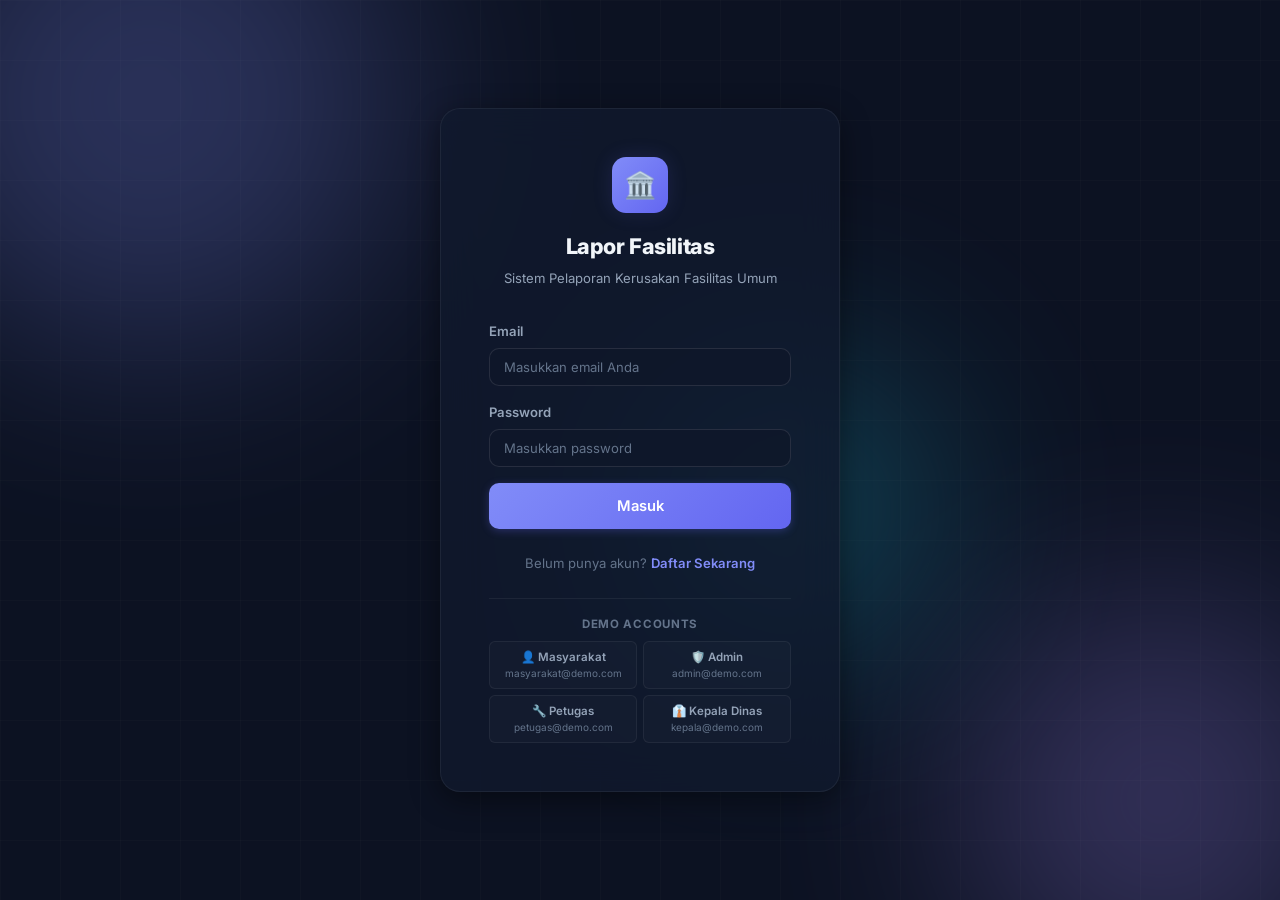
<file: sistem/pages/petugas/tugas.html>
<!DOCTYPE html>
<html lang="id">
<head>
  <meta charset="UTF-8" />
  <meta name="viewport" content="width=device-width, initial-scale=1.0" />
  <title>Daftar Tugas — Petugas Lapangan</title>
  <link rel="preconnect" href="https://fonts.googleapis.com" />
  <link rel="preconnect" href="https://fonts.gstatic.com" crossorigin />
  <link href="https://fonts.googleapis.com/css2?family=Inter:wght@400;500;600;700;800&display=swap" rel="stylesheet" />
  <link rel="stylesheet" href="../../css/variables.css" />
  <link rel="stylesheet" href="../../css/main.css" />
  <link rel="stylesheet" href="../../css/pages.css" />
  <link rel="stylesheet" href="../../css/responsive.css" />
</head>
<body>
  <div class="app-layout">
    <aside class="sidebar" id="sidebar"></aside>
    <div id="sidebarOverlay" class="sidebar-overlay" onclick="App.toggleSidebar()"></div>
    <div class="main-area">
      <header class="topbar" id="topbar"></header>
      <main class="page-content">
        <div class="page-header">
          <h1>🔧 Daftar Tugas</h1>
          <p>Semua tugas perbaikan yang didisposisikan kepada Anda.</p>
        </div>

        <div class="toolbar">
          <div class="toolbar-search">
            <span class="icon">🔍</span>
            <input type="text" id="searchInput" placeholder="Cari tugas..." oninput="filterTable()" />
          </div>
          <select class="form-select" id="filterStatus" onchange="filterTable()" style="width:220px;padding:9px 14px;">
            <option value="">Semua Status</option>
            <option value="didisposisikan">Didisposisikan</option>
            <option value="menunggu_diproses">Menunggu Diproses</option>
            <option value="dalam_perbaikan">Dalam Perbaikan</option>
            <option value="status_diperbarui">Status Diperbarui</option>
            <option value="bukti_diunggah">Bukti Diunggah</option>
            <option value="selesai">Selesai</option>
          </select>
        </div>

        <div class="table-wrapper">
          <table class="data-table">
            <thead><tr><th>No</th><th>Judul</th><th>Kategori</th><th>Lokasi</th><th>Status</th><th>Tanggal Disposisi</th><th>Aksi</th></tr></thead>
            <tbody id="tableBody"></tbody>
          </table>
        </div>

        <div class="modal-overlay" id="taskModal">
          <div class="modal" style="max-width:760px;">
            <div class="modal-header">
              <h2>Proses Tugas Perbaikan</h2>
              <button class="modal-close" onclick="closeModal()">✕</button>
            </div>
            <div class="modal-body" id="taskContent"></div>
            <div class="modal-footer" id="taskFooter"></div>
          </div>
        </div>
      </main>
    </div>
  </div>

  <script src="../../js/db.js"></script>
  <script src="../../js/auth.js"></script>
  <script src="../../js/utils.js"></script>
  <script src="../../js/app.js"></script>
  <script>
    let allTasks = [];
    let currentId = null;
    let proofBase64 = null;

    document.addEventListener('DOMContentLoaded', () => {
      if (!App.init('Daftar Tugas', ['petugas'])) return;
      loadTasks();

      const requestedId = Utils.getParam('id');
      if (requestedId && allTasks.some(report => report.id === requestedId)) {
        openTask(requestedId);
      }
    });

    function loadTasks() {
      const user = Auth.getCurrentUser();
      allTasks = DB.filter('reports', report => report.petugasId === user.id)
        .sort((a, b) => new Date(b.updatedAt || b.createdAt) - new Date(a.updatedAt || a.createdAt));
      renderTable(allTasks);
    }

    function filterTable() {
      const search = document.getElementById('searchInput').value.toLowerCase();
      const status = document.getElementById('filterStatus').value;
      let filtered = allTasks;

      if (search) {
        filtered = filtered.filter(report => {
          const title = Utils.getReportTitle(report).toLowerCase();
          const location = Utils.getReportLocation(report).toLowerCase();
          return title.includes(search) || location.includes(search);
        });
      }
      if (status) filtered = filtered.filter(report => report.status === status);
      renderTable(filtered);
    }

    function renderTable(data) {
      const tbody = document.getElementById('tableBody');
      if (data.length === 0) {
        tbody.innerHTML = `<tr><td colspan="7"><div class="empty-state"><div class="icon">📭</div><h3>Tidak Ada Tugas</h3></div></td></tr>`;
        return;
      }

      tbody.innerHTML = data.map((report, i) => `
        <tr>
          <td>${i + 1}</td>
          <td><strong>${Utils.escapeHtml(Utils.truncate(Utils.getReportTitle(report), 30))}</strong></td>
          <td>${Utils.getCategoryIcon(report.categoryId)} ${Utils.getCategoryName(report.categoryId)}</td>
          <td>${Utils.escapeHtml(Utils.truncate(Utils.getReportLocation(report), 26))}</td>
          <td>${Utils.getStatusBadge(report.status)}</td>
          <td style="color:var(--text-muted);font-size:var(--font-size-xs)">${Utils.formatDate(report.updatedAt || report.createdAt)}</td>
          <td>
            ${report.status !== 'selesai'
              ? `<button class="btn btn-primary btn-sm" onclick="openTask('${report.id}')">⚙️ Update</button>`
              : `<button class="btn btn-outline btn-sm" onclick="openTask('${report.id}')">👁️ Detail</button>`}
          </td>
        </tr>
      `).join('');
    }

    function openTask(id) {
      currentId = id;
      proofBase64 = null;
      const report = DB.getById('reports', id);
      const damagePhoto = Utils.getReportPhoto(report);
      const repairPhoto = Utils.getRepairPhoto(report);
      const editable = report.status !== 'selesai';

      document.getElementById('taskContent').innerHTML = `
        <div class="detail-grid">
          <div>
            <div class="detail-item"><div class="label">Judul</div><div class="value">${Utils.escapeHtml(Utils.getReportTitle(report))}</div></div>
            <div class="detail-item"><div class="label">Kategori</div><div class="value">${Utils.getCategoryIcon(report.categoryId)} ${Utils.getCategoryName(report.categoryId)}</div></div>
            <div class="detail-item"><div class="label">Lokasi</div><div class="value">${Utils.escapeHtml(Utils.getReportLocation(report))}</div></div>
          </div>
          <div>
            <div class="detail-item"><div class="label">Pelapor</div><div class="value">${Utils.getUserName(report.userId)}</div></div>
            <div class="detail-item"><div class="label">Status Saat Ini</div><div class="value">${Utils.getStatusBadge(report.status)}</div></div>
            <div class="detail-item"><div class="label">Tanggal Masuk</div><div class="value">${Utils.formatDateTime(report.createdAt)}</div></div>
          </div>
        </div>
        <div class="detail-item"><div class="label">Deskripsi</div><div class="value">${Utils.escapeHtml(Utils.getReportDescription(report))}</div></div>
        ${report.adminNote ? `<div class="detail-item"><div class="label">Catatan Admin</div><div class="value" style="color:var(--accent-amber);">${Utils.escapeHtml(report.adminNote)}</div></div>` : ''}
        ${damagePhoto ? `<div class="detail-item"><div class="label">Foto Kerusakan</div><div class="file-preview" style="display:block"><img src="${damagePhoto}" alt="Foto kerusakan"/></div></div>` : ''}
        ${repairPhoto ? `<div class="detail-item"><div class="label">Bukti Perbaikan Saat Ini</div><div class="file-preview" style="display:block"><img src="${repairPhoto}" alt="Bukti perbaikan"/></div></div>` : ''}
        ${editable ? buildUpdateForm(report) : `<div class="empty-state"><div class="icon">✅</div><h3>Tugas Selesai</h3><p>Status laporan sudah selesai dan dapat dilihat oleh masyarakat serta Kepala Dinas.</p></div>`}
      `;

      document.getElementById('taskFooter').innerHTML = editable
        ? `<button class="btn btn-outline" onclick="closeModal()">Batal</button><button class="btn btn-primary" onclick="saveProgress()">Simpan Update</button>`
        : `<button class="btn btn-outline" onclick="closeModal()">Tutup</button>`;

      document.getElementById('taskModal').classList.add('show');
    }

    function buildUpdateForm(report) {
      const options = [
        'menunggu_diproses',
        'dalam_perbaikan',
        'status_diperbarui',
        'bukti_diunggah',
        'selesai'
      ].map(status => `<option value="${status}" ${status === report.status ? 'selected' : ''}>${Utils.getStatusLabel(status)}</option>`).join('');

      return `
        <div class="card" style="margin-top:18px;">
          <div class="card-header"><h3>Update Perbaikan</h3></div>
          <div class="card-body">
            <div class="form-group">
              <label class="form-label">Status Baru *</label>
              <select id="statusUpdate" class="form-select">${options}</select>
            </div>
            <div class="form-group">
              <label class="form-label">Keterangan Perbaikan</label>
              <textarea id="catatanPetugas" class="form-textarea" rows="3" placeholder="Contoh: Perbaikan dimulai, material sudah disiapkan, atau pekerjaan selesai.">${Utils.escapeHtml(report.officerNote || '')}</textarea>
            </div>
            <div class="form-group">
              <label class="form-label">Upload Bukti Perbaikan</label>
              <input type="file" id="buktiInput" class="form-input" accept="image/*" onchange="previewProof(this)" />
              <div class="form-help">Wajib saat memilih status Bukti Diunggah atau Selesai.</div>
            </div>
          </div>
        </div>
      `;
    }

    function previewProof(input) {
      const file = input.files[0];
      if (!file) return;
      if (file.size > 2 * 1024 * 1024) {
        Utils.showToast('Ukuran file melebihi 2MB.', 'error');
        input.value = '';
        return;
      }
      const reader = new FileReader();
      reader.onload = event => {
        proofBase64 = event.target.result;
        Utils.showToast('Bukti perbaikan siap disimpan.', 'success');
      };
      reader.readAsDataURL(file);
    }

    function saveProgress() {
      const report = DB.getById('reports', currentId);
      const nextStatus = document.getElementById('statusUpdate').value;
      const note = document.getElementById('catatanPetugas').value.trim();
      const existingProof = Utils.getRepairPhoto(report);

      if (['bukti_diunggah', 'selesai'].includes(nextStatus) && !proofBase64 && !existingProof) {
        Utils.showToast('Upload bukti perbaikan terlebih dahulu.', 'error');
        return;
      }

      DB.updateReportStatus(currentId, nextStatus, {
        officerNote: note || 'Petugas memperbarui progres perbaikan.',
        repairPhoto: proofBase64 || existingProof,
        statusNote: note || 'Petugas memperbarui status laporan.'
      });

      const assignment = DB.getAll('assignments').find(item => item.reportId === currentId);
      if (assignment) {
        DB.update('assignments', assignment.id, { status: nextStatus === 'selesai' ? 'selesai' : 'aktif' });
      }

      closeModal();
      loadTasks();
      Utils.showToast('Status tugas berhasil diperbarui.', 'success');
    }

    function closeModal() {
      document.getElementById('taskModal').classList.remove('show');
    }

    document.getElementById('taskModal').addEventListener('click', e => {
      if (e.target.classList.contains('modal-overlay')) closeModal();
    });
  </script>
</body>
</html>
</file>
<file: sistem/css/variables.css>
/* ═══════════════════════════════════════════════════════════
   DESIGN TOKENS — Sistem Pelaporan Kerusakan Fasilitas Umum
   ═══════════════════════════════════════════════════════════ */

:root {
  /* ── Colors: Backgrounds ── */
  --bg-body: #0c1222;
  --bg-sidebar: #111a2e;
  --bg-card: rgba(17, 26, 46, 0.85);
  --bg-card-hover: rgba(25, 37, 65, 0.9);
  --bg-input: rgba(15, 23, 42, 0.8);
  --bg-topbar: rgba(12, 18, 34, 0.82);
  --bg-glass: rgba(255, 255, 255, 0.03);
  --bg-modal: rgba(0, 0, 0, 0.6);
  --bg-table-header: rgba(99, 102, 241, 0.06);
  --bg-table-row-hover: rgba(99, 102, 241, 0.04);

  /* ── Colors: Borders ── */
  --border-default: rgba(255, 255, 255, 0.06);
  --border-input: rgba(255, 255, 255, 0.1);
  --border-input-focus: rgba(99, 102, 241, 0.5);
  --border-card: rgba(255, 255, 255, 0.06);

  /* ── Colors: Text ── */
  --text-primary: #f1f5f9;
  --text-secondary: #94a3b8;
  --text-muted: #64748b;
  --text-inverse: #0f172a;

  /* ── Colors: Accent Palette ── */
  --accent-primary: #818cf8;
  --accent-primary-hover: #6366f1;
  --accent-primary-light: rgba(99, 102, 241, 0.12);
  --accent-violet: #a78bfa;
  --accent-cyan: #22d3ee;
  --accent-cyan-light: rgba(34, 211, 238, 0.12);
  --accent-emerald: #34d399;
  --accent-emerald-light: rgba(52, 211, 153, 0.12);
  --accent-amber: #fbbf24;
  --accent-amber-light: rgba(251, 191, 36, 0.12);
  --accent-rose: #fb7185;
  --accent-rose-light: rgba(251, 113, 133, 0.12);
  --accent-sky: #38bdf8;
  --accent-sky-light: rgba(56, 189, 248, 0.12);

  /* ── Gradients ── */
  --gradient-primary: linear-gradient(135deg, #818cf8 0%, #6366f1 100%);
  --gradient-hero: linear-gradient(135deg, #0f172a 0%, #1e1b4b 50%, #0f172a 100%);
  --gradient-success: linear-gradient(135deg, #34d399 0%, #10b981 100%);
  --gradient-warning: linear-gradient(135deg, #fbbf24 0%, #f59e0b 100%);
  --gradient-danger: linear-gradient(135deg, #fb7185 0%, #ef4444 100%);
  --gradient-info: linear-gradient(135deg, #38bdf8 0%, #0ea5e9 100%);
  --gradient-sidebar: linear-gradient(180deg, #111a2e 0%, #0c1222 100%);

  /* ── Shadows ── */
  --shadow-sm: 0 1px 3px rgba(0, 0, 0, 0.3);
  --shadow-md: 0 4px 12px rgba(0, 0, 0, 0.35);
  --shadow-lg: 0 8px 30px rgba(0, 0, 0, 0.45);
  --shadow-glow: 0 0 20px rgba(99, 102, 241, 0.15);
  --shadow-card: 0 2px 8px rgba(0, 0, 0, 0.2);

  /* ── Typography ── */
  --font-family: 'Inter', -apple-system, BlinkMacSystemFont, 'Segoe UI', sans-serif;
  --font-mono: 'JetBrains Mono', 'Fira Code', monospace;
  --font-size-xs: 0.72rem;
  --font-size-sm: 0.82rem;
  --font-size-base: 0.92rem;
  --font-size-md: 1rem;
  --font-size-lg: 1.15rem;
  --font-size-xl: 1.35rem;
  --font-size-2xl: 1.7rem;
  --font-size-3xl: 2.2rem;

  /* ── Spacing ── */
  --space-xs: 4px;
  --space-sm: 8px;
  --space-md: 16px;
  --space-lg: 24px;
  --space-xl: 32px;
  --space-2xl: 48px;

  /* ── Radius ── */
  --radius-sm: 6px;
  --radius-md: 10px;
  --radius-lg: 14px;
  --radius-xl: 20px;
  --radius-full: 50px;

  /* ── Transitions ── */
  --transition-fast: 0.15s ease;
  --transition-base: 0.25s cubic-bezier(0.4, 0, 0.2, 1);
  --transition-smooth: 0.4s cubic-bezier(0.4, 0, 0.2, 1);

  /* ── Layout ── */
  --sidebar-width: 260px;
  --sidebar-collapsed: 72px;
  --topbar-height: 64px;
}

/* ── Status Colors ── */
.status-diajukan,
.status-menunggu-verifikasi,
.status-terkirim { color: var(--accent-sky); }

.status-perlu-perbaikan-data { color: var(--accent-amber); }
.status-ditolak { color: var(--accent-rose); }
.status-terverifikasi,
.status-diverifikasi { color: var(--accent-cyan); }
.status-didisposisikan,
.status-didisposisi { color: var(--accent-amber); }
.status-menunggu-diproses { color: var(--accent-primary); }
.status-dalam-perbaikan,
.status-dalam-pengerjaan { color: var(--accent-violet); }
.status-status-diperbarui { color: var(--accent-sky); }
.status-bukti-diunggah { color: var(--accent-cyan); }
.status-selesai { color: var(--accent-emerald); }

.badge-draft { background: rgba(100,116,139,0.15); color: var(--text-muted); }
.badge-diajukan,
.badge-menunggu-verifikasi,
.badge-terkirim { background: var(--accent-sky-light); color: var(--accent-sky); }
.badge-perlu-perbaikan-data { background: var(--accent-amber-light); color: var(--accent-amber); }
.badge-ditolak { background: var(--accent-rose-light); color: var(--accent-rose); }
.badge-terverifikasi,
.badge-diverifikasi { background: var(--accent-cyan-light); color: var(--accent-cyan); }
.badge-didisposisikan,
.badge-didisposisi { background: var(--accent-amber-light); color: var(--accent-amber); }
.badge-menunggu-diproses { background: var(--accent-primary-light); color: var(--accent-primary); }
.badge-dalam-perbaikan,
.badge-dalam-pengerjaan { background: rgba(167,139,250,0.12); color: var(--accent-violet); }
.badge-status-diperbarui { background: var(--accent-sky-light); color: var(--accent-sky); }
.badge-bukti-diunggah { background: var(--accent-cyan-light); color: var(--accent-cyan); }
.badge-selesai { background: var(--accent-emerald-light); color: var(--accent-emerald); }
</file>
<file: sistem/css/main.css>
/* ═══════════════════════════════════════════════════════════
   MAIN.CSS — Global Components & Layout
   ═══════════════════════════════════════════════════════════ */

/* ── Reset ── */
*, *::before, *::after {
  margin: 0; padding: 0; box-sizing: border-box;
}

html { scroll-behavior: smooth; font-size: 16px; }

body {
  font-family: var(--font-family);
  background: var(--bg-body);
  color: var(--text-primary);
  min-height: 100vh;
  line-height: 1.6;
  overflow-x: hidden;
}

a { color: var(--accent-primary); text-decoration: none; }
a:hover { color: var(--accent-violet); }

img { max-width: 100%; display: block; }

/* ═══ LAYOUT: App Shell ═══ */
.app-layout {
  display: flex;
  min-height: 100vh;
}

.main-area {
  flex: 1;
  margin-left: var(--sidebar-width);
  display: flex;
  flex-direction: column;
  min-height: 100vh;
}

.page-content {
  flex: 1;
  padding: var(--space-xl);
  padding-top: calc(var(--topbar-height) + var(--space-xl));
}

/* ═══ SIDEBAR ═══ */
.sidebar {
  position: fixed;
  top: 0;
  left: 0;
  width: var(--sidebar-width);
  height: 100vh;
  background: var(--gradient-sidebar);
  border-right: 1px solid var(--border-default);
  display: flex;
  flex-direction: column;
  z-index: 100;
  overflow-y: auto;
  overflow-x: hidden;
  transition: var(--transition-smooth);
}

.sidebar-header {
  padding: var(--space-lg);
  border-bottom: 1px solid var(--border-default);
  display: flex;
  align-items: center;
  gap: 12px;
  flex-shrink: 0;
}

.sidebar-logo {
  width: 38px;
  height: 38px;
  border-radius: var(--radius-md);
  background: var(--gradient-primary);
  display: flex;
  align-items: center;
  justify-content: center;
  font-size: 18px;
  flex-shrink: 0;
  box-shadow: var(--shadow-glow);
}

.sidebar-brand {
  font-size: var(--font-size-sm);
  font-weight: 700;
  color: var(--text-primary);
  line-height: 1.3;
}

.sidebar-brand small {
  display: block;
  font-size: var(--font-size-xs);
  font-weight: 400;
  color: var(--text-muted);
}

.sidebar-nav {
  padding: var(--space-md) var(--space-sm);
  flex: 1;
}

.nav-section-label {
  padding: var(--space-sm) var(--space-md);
  font-size: var(--font-size-xs);
  font-weight: 600;
  text-transform: uppercase;
  letter-spacing: 0.08em;
  color: var(--text-muted);
  margin-top: var(--space-md);
}

.nav-section-label:first-child {
  margin-top: 0;
}

.nav-item {
  display: flex;
  align-items: center;
  gap: 12px;
  padding: 10px 16px;
  border-radius: var(--radius-md);
  color: var(--text-secondary);
  font-size: var(--font-size-sm);
  font-weight: 500;
  cursor: pointer;
  transition: var(--transition-fast);
  text-decoration: none;
  margin-bottom: 2px;
  position: relative;
}

.nav-item:hover {
  background: rgba(255, 255, 255, 0.05);
  color: var(--text-primary);
}

.nav-item.active {
  background: var(--accent-primary-light);
  color: var(--accent-primary);
  font-weight: 600;
}

.nav-item.active::before {
  content: '';
  position: absolute;
  left: 0;
  top: 50%;
  transform: translateY(-50%);
  width: 3px;
  height: 20px;
  border-radius: 0 3px 3px 0;
  background: var(--accent-primary);
}

.nav-item .icon {
  font-size: 18px;
  width: 24px;
  text-align: center;
  flex-shrink: 0;
}

.nav-item .badge-count {
  margin-left: auto;
  background: var(--accent-rose);
  color: #fff;
  font-size: 10px;
  font-weight: 700;
  padding: 2px 7px;
  border-radius: var(--radius-full);
  min-width: 20px;
  text-align: center;
}

.sidebar-footer {
  padding: var(--space-md) var(--space-lg);
  border-top: 1px solid var(--border-default);
  flex-shrink: 0;
}

.sidebar-user {
  display: flex;
  align-items: center;
  gap: 10px;
}

.sidebar-user .avatar {
  width: 36px;
  height: 36px;
  border-radius: 50%;
  background: var(--gradient-primary);
  display: flex;
  align-items: center;
  justify-content: center;
  font-size: 14px;
  font-weight: 700;
  color: #fff;
  flex-shrink: 0;
}

.sidebar-user .user-info {
  flex: 1;
  min-width: 0;
}

.sidebar-user .user-name {
  font-size: var(--font-size-sm);
  font-weight: 600;
  color: var(--text-primary);
  white-space: nowrap;
  overflow: hidden;
  text-overflow: ellipsis;
}

.sidebar-user .user-role {
  font-size: var(--font-size-xs);
  color: var(--text-muted);
}

/* ═══ TOPBAR ═══ */
.topbar {
  position: fixed;
  top: 0;
  left: var(--sidebar-width);
  right: 0;
  height: var(--topbar-height);
  background: var(--bg-topbar);
  backdrop-filter: blur(20px);
  -webkit-backdrop-filter: blur(20px);
  border-bottom: 1px solid var(--border-default);
  display: flex;
  align-items: center;
  justify-content: space-between;
  padding: 0 var(--space-xl);
  z-index: 90;
}

.topbar-left {
  display: flex;
  align-items: center;
  gap: 16px;
}

.topbar-title {
  font-size: var(--font-size-lg);
  font-weight: 700;
  letter-spacing: -0.02em;
}

.topbar-breadcrumb {
  font-size: var(--font-size-xs);
  color: var(--text-muted);
  display: flex;
  align-items: center;
  gap: 6px;
}

.topbar-breadcrumb .sep { opacity: 0.4; }

.topbar-right {
  display: flex;
  align-items: center;
  gap: 12px;
}

.topbar-btn {
  width: 38px;
  height: 38px;
  border-radius: var(--radius-md);
  border: 1px solid var(--border-default);
  background: transparent;
  color: var(--text-secondary);
  font-size: 18px;
  cursor: pointer;
  display: flex;
  align-items: center;
  justify-content: center;
  transition: var(--transition-fast);
  position: relative;
}

.topbar-btn:hover {
  background: rgba(255,255,255,0.05);
  color: var(--text-primary);
}

.topbar-btn .notif-dot {
  position: absolute;
  top: 6px; right: 6px;
  width: 8px; height: 8px;
  border-radius: 50%;
  background: var(--accent-rose);
  border: 2px solid var(--bg-topbar);
}

.btn-logout {
  padding: 8px 16px;
  border-radius: var(--radius-md);
  border: 1px solid var(--border-default);
  background: transparent;
  color: var(--accent-rose);
  font-family: var(--font-family);
  font-size: var(--font-size-sm);
  font-weight: 500;
  cursor: pointer;
  transition: var(--transition-fast);
  display: flex;
  align-items: center;
  gap: 6px;
}

.btn-logout:hover {
  background: var(--accent-rose-light);
}

/* ═══ PAGE HEADER ═══ */
.page-header {
  margin-bottom: var(--space-xl);
}

.page-header h1 {
  font-size: var(--font-size-2xl);
  font-weight: 800;
  letter-spacing: -0.03em;
  margin-bottom: var(--space-xs);
}

.page-header p {
  color: var(--text-secondary);
  font-size: var(--font-size-base);
}

/* ═══ CARDS ═══ */
.card {
  background: var(--bg-card);
  border: 1px solid var(--border-card);
  border-radius: var(--radius-lg);
  backdrop-filter: blur(8px);
  transition: var(--transition-base);
}

.card:hover {
  border-color: rgba(99,102,241,0.15);
}

.card-header {
  padding: var(--space-md) var(--space-lg);
  border-bottom: 1px solid var(--border-default);
  display: flex;
  align-items: center;
  justify-content: space-between;
}

.card-header h2, .card-header h3 {
  font-size: var(--font-size-md);
  font-weight: 600;
}

.card-body {
  padding: var(--space-lg);
}

.card-footer {
  padding: var(--space-md) var(--space-lg);
  border-top: 1px solid var(--border-default);
}

/* ── Stat Cards ── */
.stat-grid {
  display: grid;
  grid-template-columns: repeat(auto-fit, minmax(220px, 1fr));
  gap: var(--space-md);
  margin-bottom: var(--space-xl);
}

.stat-card {
  background: var(--bg-card);
  border: 1px solid var(--border-card);
  border-radius: var(--radius-lg);
  padding: var(--space-lg);
  display: flex;
  align-items: flex-start;
  gap: 16px;
  transition: var(--transition-base);
}

.stat-card:hover {
  border-color: rgba(99,102,241,0.2);
  transform: translateY(-2px);
  box-shadow: var(--shadow-md);
}

.stat-icon {
  width: 48px;
  height: 48px;
  border-radius: var(--radius-md);
  display: flex;
  align-items: center;
  justify-content: center;
  font-size: 22px;
  flex-shrink: 0;
}

.stat-icon.primary { background: var(--accent-primary-light); }
.stat-icon.success { background: var(--accent-emerald-light); }
.stat-icon.warning { background: var(--accent-amber-light); }
.stat-icon.danger { background: var(--accent-rose-light); }
.stat-icon.info { background: var(--accent-sky-light); }
.stat-icon.violet { background: rgba(167,139,250,0.12); }

.stat-info h3 {
  font-size: var(--font-size-2xl);
  font-weight: 800;
  letter-spacing: -0.03em;
  line-height: 1.1;
}

.stat-info p {
  font-size: var(--font-size-sm);
  color: var(--text-secondary);
  margin-top: 2px;
}

/* ═══ TABLES ═══ */
.table-wrapper {
  overflow-x: auto;
  border-radius: var(--radius-lg);
  border: 1px solid var(--border-card);
  background: var(--bg-card);
}

.data-table {
  width: 100%;
  border-collapse: collapse;
  font-size: var(--font-size-sm);
}

.data-table th, .data-table td {
  padding: 12px 18px;
  text-align: left;
  border-bottom: 1px solid var(--border-default);
  white-space: nowrap;
}

.data-table th {
  background: var(--bg-table-header);
  color: var(--text-muted);
  font-weight: 600;
  font-size: var(--font-size-xs);
  text-transform: uppercase;
  letter-spacing: 0.06em;
}

.data-table td {
  color: var(--text-secondary);
}

.data-table tbody tr:hover td {
  background: var(--bg-table-row-hover);
}

.data-table tbody tr:last-child td {
  border-bottom: none;
}

/* ═══ BADGES ═══ */
.badge {
  display: inline-flex;
  align-items: center;
  gap: 5px;
  padding: 3px 10px;
  border-radius: var(--radius-full);
  font-size: var(--font-size-xs);
  font-weight: 600;
  white-space: nowrap;
}

.badge-sm { padding: 2px 8px; font-size: 10px; }

.badge .dot {
  width: 6px; height: 6px; border-radius: 50%;
  background: currentColor;
}

/* ═══ BUTTONS ═══ */
.btn {
  display: inline-flex;
  align-items: center;
  justify-content: center;
  gap: 8px;
  padding: 10px 20px;
  border-radius: var(--radius-md);
  border: none;
  font-family: var(--font-family);
  font-size: var(--font-size-sm);
  font-weight: 600;
  cursor: pointer;
  transition: var(--transition-fast);
  white-space: nowrap;
  text-decoration: none;
}

.btn:active { transform: scale(0.97); }

.btn-primary {
  background: var(--gradient-primary);
  color: #fff;
  box-shadow: 0 2px 8px rgba(99,102,241,0.3);
}
.btn-primary:hover { opacity: 0.9; box-shadow: var(--shadow-glow); }

.btn-success {
  background: var(--gradient-success);
  color: #fff;
}
.btn-success:hover { opacity: 0.9; }

.btn-warning {
  background: var(--gradient-warning);
  color: var(--text-inverse);
}
.btn-warning:hover { opacity: 0.9; }

.btn-danger {
  background: var(--gradient-danger);
  color: #fff;
}
.btn-danger:hover { opacity: 0.9; }

.btn-outline {
  background: transparent;
  border: 1px solid var(--border-input);
  color: var(--text-secondary);
}
.btn-outline:hover {
  background: rgba(255,255,255,0.05);
  color: var(--text-primary);
  border-color: var(--accent-primary);
}

.btn-sm { padding: 6px 14px; font-size: var(--font-size-xs); }
.btn-lg { padding: 14px 28px; font-size: var(--font-size-base); }
.btn-block { width: 100%; }
.btn-icon { width: 36px; height: 36px; padding: 0; }

/* ═══ FORMS ═══ */
.form-group {
  margin-bottom: var(--space-md);
}

.form-label {
  display: block;
  font-size: var(--font-size-sm);
  font-weight: 600;
  color: var(--text-secondary);
  margin-bottom: 6px;
}

.form-input, .form-select, .form-textarea {
  width: 100%;
  padding: 10px 14px;
  border-radius: var(--radius-md);
  border: 1px solid var(--border-input);
  background: var(--bg-input);
  color: var(--text-primary);
  font-family: var(--font-family);
  font-size: var(--font-size-sm);
  transition: var(--transition-fast);
  outline: none;
}

.form-input:focus, .form-select:focus, .form-textarea:focus {
  border-color: var(--border-input-focus);
  box-shadow: 0 0 0 3px rgba(99,102,241,0.1);
}

.form-input::placeholder { color: var(--text-muted); }

.form-textarea {
  min-height: 100px;
  resize: vertical;
}

.form-select {
  appearance: none;
  background-image: url("data:image/svg+xml,%3Csvg xmlns='http://www.w3.org/2000/svg' width='12' height='12' viewBox='0 0 24 24' fill='none' stroke='%2394a3b8' stroke-width='2'%3E%3Cpolyline points='6 9 12 15 18 9'%3E%3C/polyline%3E%3C/svg%3E");
  background-repeat: no-repeat;
  background-position: right 12px center;
  padding-right: 36px;
}

.form-row {
  display: grid;
  grid-template-columns: repeat(auto-fit, minmax(200px, 1fr));
  gap: var(--space-md);
}

.form-help {
  font-size: var(--font-size-xs);
  color: var(--text-muted);
  margin-top: 4px;
}

.form-error {
  font-size: var(--font-size-xs);
  color: var(--accent-rose);
  margin-top: 4px;
}

/* ═══ FILE UPLOAD ═══ */
.file-upload {
  border: 2px dashed var(--border-input);
  border-radius: var(--radius-lg);
  padding: var(--space-xl);
  text-align: center;
  cursor: pointer;
  transition: var(--transition-fast);
}

.file-upload:hover {
  border-color: var(--accent-primary);
  background: var(--accent-primary-light);
}

.file-upload .icon { font-size: 32px; margin-bottom: var(--space-sm); }
.file-upload p { color: var(--text-secondary); font-size: var(--font-size-sm); }
.file-upload .file-name { color: var(--accent-primary); font-weight: 600; }

.file-preview {
  margin-top: var(--space-md);
  border-radius: var(--radius-md);
  overflow: hidden;
  max-width: 300px;
}

.file-preview img {
  width: 100%;
  border-radius: var(--radius-md);
  border: 1px solid var(--border-default);
}

/* ═══ STATUS TRACKER ═══ */
.status-tracker {
  display: flex;
  align-items: center;
  gap: 0;
  margin: var(--space-lg) 0;
  overflow-x: auto;
  padding-bottom: var(--space-sm);
}

.tracker-step {
  display: flex;
  align-items: center;
  gap: 8px;
  flex-shrink: 0;
}

.tracker-dot {
  width: 28px;
  height: 28px;
  border-radius: 50%;
  border: 2px solid var(--text-muted);
  display: flex;
  align-items: center;
  justify-content: center;
  font-size: 12px;
  color: var(--text-muted);
  background: transparent;
  transition: var(--transition-fast);
}

.tracker-step.completed .tracker-dot {
  background: var(--gradient-success);
  border-color: var(--accent-emerald);
  color: #fff;
}

.tracker-step.active .tracker-dot {
  background: var(--gradient-primary);
  border-color: var(--accent-primary);
  color: #fff;
  box-shadow: 0 0 12px rgba(99,102,241,0.4);
}

.tracker-step.rejected .tracker-dot {
  background: var(--gradient-danger);
  border-color: var(--accent-rose);
  color: #fff;
}

.tracker-label {
  font-size: var(--font-size-xs);
  font-weight: 500;
  color: var(--text-muted);
  white-space: nowrap;
}

.tracker-step.completed .tracker-label { color: var(--accent-emerald); }
.tracker-step.active .tracker-label { color: var(--accent-primary); font-weight: 600; }

.tracker-line {
  width: 40px;
  height: 2px;
  background: var(--text-muted);
  opacity: 0.3;
  flex-shrink: 0;
}

.tracker-step.completed + .tracker-line {
  background: var(--accent-emerald);
  opacity: 1;
}

/* ═══ MODAL ═══ */
.modal-overlay {
  position: fixed;
  inset: 0;
  background: var(--bg-modal);
  backdrop-filter: blur(6px);
  display: flex;
  align-items: center;
  justify-content: center;
  z-index: 1000;
  opacity: 0;
  visibility: hidden;
  transition: var(--transition-base);
}

.modal-overlay.show {
  opacity: 1;
  visibility: visible;
}

.modal {
  background: var(--bg-sidebar);
  border: 1px solid var(--border-default);
  border-radius: var(--radius-xl);
  width: 90%;
  max-width: 520px;
  max-height: 85vh;
  overflow-y: auto;
  box-shadow: var(--shadow-lg);
  transform: translateY(20px) scale(0.95);
  transition: var(--transition-base);
}

.modal-overlay.show .modal {
  transform: translateY(0) scale(1);
}

.modal-header {
  padding: var(--space-lg);
  border-bottom: 1px solid var(--border-default);
  display: flex;
  align-items: center;
  justify-content: space-between;
}

.modal-header h2 { font-size: var(--font-size-lg); font-weight: 700; }

.modal-close {
  width: 32px; height: 32px; border-radius: 50%;
  border: none; background: rgba(255,255,255,0.05);
  color: var(--text-secondary); font-size: 18px;
  cursor: pointer; display: flex; align-items: center; justify-content: center;
}

.modal-close:hover { background: rgba(255,255,255,0.1); color: var(--text-primary); }

.modal-body { padding: var(--space-lg); }
.modal-footer {
  padding: var(--space-md) var(--space-lg);
  border-top: 1px solid var(--border-default);
  display: flex; gap: var(--space-sm); justify-content: flex-end;
}

/* ═══ EMPTY STATE ═══ */
.empty-state {
  text-align: center;
  padding: var(--space-2xl);
  color: var(--text-muted);
}

.empty-state .icon { font-size: 48px; margin-bottom: var(--space-md); opacity: 0.5; }
.empty-state h3 { font-size: var(--font-size-lg); color: var(--text-secondary); margin-bottom: var(--space-sm); }
.empty-state p { font-size: var(--font-size-sm); max-width: 360px; margin: 0 auto; }

/* ═══ TOAST NOTIFICATION ═══ */
.toast-container {
  position: fixed;
  top: 80px;
  right: 24px;
  z-index: 2000;
  display: flex;
  flex-direction: column;
  gap: 8px;
}

.toast {
  padding: 12px 20px;
  border-radius: var(--radius-md);
  background: var(--bg-sidebar);
  border: 1px solid var(--border-default);
  color: var(--text-primary);
  font-size: var(--font-size-sm);
  display: flex;
  align-items: center;
  gap: 10px;
  box-shadow: var(--shadow-lg);
  animation: slideInRight 0.3s ease;
  min-width: 280px;
}

.toast.success { border-left: 3px solid var(--accent-emerald); }
.toast.error { border-left: 3px solid var(--accent-rose); }
.toast.warning { border-left: 3px solid var(--accent-amber); }
.toast.info { border-left: 3px solid var(--accent-sky); }

@keyframes slideInRight {
  from { transform: translateX(100%); opacity: 0; }
  to { transform: translateX(0); opacity: 1; }
}

/* ═══ CHART CANVAS ═══ */
.chart-container {
  position: relative;
  padding: var(--space-md);
}

.chart-container canvas {
  width: 100% !important;
  max-height: 320px;
}

/* ═══ TOOLBAR (Search + Actions) ═══ */
.toolbar {
  display: flex;
  align-items: center;
  justify-content: space-between;
  gap: var(--space-md);
  margin-bottom: var(--space-md);
  flex-wrap: wrap;
}

.toolbar-search {
  position: relative;
  flex: 1;
  max-width: 320px;
}

.toolbar-search .icon {
  position: absolute;
  left: 12px;
  top: 50%;
  transform: translateY(-50%);
  color: var(--text-muted);
  font-size: 16px;
}

.toolbar-search input {
  width: 100%;
  padding: 9px 14px 9px 38px;
  border-radius: var(--radius-md);
  border: 1px solid var(--border-input);
  background: var(--bg-input);
  color: var(--text-primary);
  font-family: var(--font-family);
  font-size: var(--font-size-sm);
  outline: none;
  transition: var(--transition-fast);
}

.toolbar-search input:focus {
  border-color: var(--border-input-focus);
}

.toolbar-actions {
  display: flex;
  gap: var(--space-sm);
}

/* ═══ ACTION BUTTONS IN TABLE ═══ */
.action-btns {
  display: flex;
  gap: 6px;
}

.action-btn {
  width: 30px;
  height: 30px;
  border-radius: var(--radius-sm);
  border: 1px solid var(--border-default);
  background: transparent;
  color: var(--text-muted);
  font-size: 14px;
  cursor: pointer;
  display: flex;
  align-items: center;
  justify-content: center;
  transition: var(--transition-fast);
}

.action-btn:hover {
  color: var(--text-primary);
  background: rgba(255,255,255,0.05);
}

.action-btn.edit:hover { color: var(--accent-amber); border-color: var(--accent-amber); }
.action-btn.delete:hover { color: var(--accent-rose); border-color: var(--accent-rose); }
.action-btn.view:hover { color: var(--accent-primary); border-color: var(--accent-primary); }
.action-btn.approve:hover { color: var(--accent-emerald); border-color: var(--accent-emerald); }

/* ═══ DETAIL PANEL ═══ */
.detail-grid {
  display: grid;
  grid-template-columns: repeat(auto-fit, minmax(280px, 1fr));
  gap: var(--space-lg);
}

.detail-item {
  margin-bottom: var(--space-md);
}

.detail-item .label {
  font-size: var(--font-size-xs);
  font-weight: 600;
  text-transform: uppercase;
  letter-spacing: 0.05em;
  color: var(--text-muted);
  margin-bottom: 4px;
}

.detail-item .value {
  font-size: var(--font-size-base);
  color: var(--text-primary);
}

/* ═══ PRINT STYLES ═══ */
@media print {
  .sidebar, .topbar, .btn, .toolbar { display: none !important; }
  .main-area { margin-left: 0 !important; }
  .page-content { padding: 0 !important; }
  body { background: #fff; color: #000; }
  .page-header h1, .page-header p, .detail-item .label, .detail-item .value { color: #111 !important; }
  .card, .table-wrapper { border: 1px solid #ddd; background: #fff; }
  .data-table th { background: #f0f0f0; color: #111; }
  .data-table td { color: #111; border-bottom: 1px solid #ddd; }
  .badge { border: 1px solid #ddd; color: #111 !important; background: #fff !important; }
}
</file>
<file: sistem/css/pages.css>
/* ═══════════════════════════════════════════════════
   PAGES.CSS — Page-specific Styles
   ═══════════════════════════════════════════════════ */

/* ── Login Page ── */
.login-page {
  min-height: 100vh;
  display: flex;
  align-items: center;
  justify-content: center;
  background: var(--bg-body);
  position: relative;
  overflow: hidden;
}

.login-bg {
  position: absolute;
  inset: 0;
  pointer-events: none;
}

.login-bg .orb {
  position: absolute;
  border-radius: 50%;
  filter: blur(100px);
  opacity: 0.25;
}

.login-bg .orb-1 {
  width: 500px; height: 500px;
  background: var(--accent-primary);
  top: -150px; left: -100px;
  animation: floatOrb 20s ease-in-out infinite;
}

.login-bg .orb-2 {
  width: 400px; height: 400px;
  background: var(--accent-violet);
  bottom: -100px; right: -80px;
  animation: floatOrb 20s ease-in-out infinite 7s;
}

.login-bg .orb-3 {
  width: 300px; height: 300px;
  background: var(--accent-cyan);
  top: 40%; left: 50%;
  animation: floatOrb 20s ease-in-out infinite 14s;
}

@keyframes floatOrb {
  0%, 100% { transform: translate(0, 0) scale(1); }
  33% { transform: translate(30px, -40px) scale(1.08); }
  66% { transform: translate(-20px, 20px) scale(0.95); }
}

.login-grid {
  position: absolute;
  inset: 0;
  background-image:
    linear-gradient(rgba(255,255,255,0.015) 1px, transparent 1px),
    linear-gradient(90deg, rgba(255,255,255,0.015) 1px, transparent 1px);
  background-size: 60px 60px;
}

.login-container {
  position: relative;
  z-index: 1;
  width: 100%;
  max-width: 440px;
  padding: 20px;
}

.login-card {
  background: rgba(17, 26, 46, 0.8);
  border: 1px solid var(--border-card);
  border-radius: var(--radius-xl);
  backdrop-filter: blur(20px);
  -webkit-backdrop-filter: blur(20px);
  padding: var(--space-2xl);
  box-shadow: var(--shadow-lg);
}

.login-header {
  text-align: center;
  margin-bottom: var(--space-xl);
}

.login-logo {
  width: 56px; height: 56px;
  border-radius: var(--radius-lg);
  background: var(--gradient-primary);
  display: flex; align-items: center; justify-content: center;
  font-size: 26px;
  margin: 0 auto var(--space-md);
  box-shadow: var(--shadow-glow);
}

.login-header h1 {
  font-size: var(--font-size-xl);
  font-weight: 800;
  letter-spacing: -0.02em;
  margin-bottom: var(--space-xs);
}

.login-header p {
  color: var(--text-secondary);
  font-size: var(--font-size-sm);
}

.login-footer {
  text-align: center;
  margin-top: var(--space-lg);
  font-size: var(--font-size-sm);
  color: var(--text-muted);
}

.login-footer a {
  color: var(--accent-primary);
  font-weight: 600;
}

.login-demo {
  margin-top: var(--space-lg);
  padding-top: var(--space-md);
  border-top: 1px solid var(--border-default);
}

.login-demo h4 {
  font-size: var(--font-size-xs);
  text-transform: uppercase;
  letter-spacing: 0.06em;
  color: var(--text-muted);
  margin-bottom: var(--space-sm);
  text-align: center;
}

.demo-accounts {
  display: grid;
  grid-template-columns: 1fr 1fr;
  gap: 6px;
}

.demo-btn {
  padding: 8px 10px;
  border-radius: var(--radius-sm);
  border: 1px solid var(--border-default);
  background: rgba(255,255,255,0.02);
  color: var(--text-secondary);
  font-family: var(--font-family);
  font-size: var(--font-size-xs);
  cursor: pointer;
  transition: var(--transition-fast);
  text-align: center;
}

.demo-btn:hover {
  background: var(--accent-primary-light);
  color: var(--accent-primary);
  border-color: rgba(99,102,241,0.3);
}

.demo-btn .role {
  display: block;
  font-weight: 600;
  margin-bottom: 2px;
}

.demo-btn .email {
  font-size: 10px;
  color: var(--text-muted);
}

/* ── Dashboard Cards Row ── */
.dashboard-grid {
  display: grid;
  grid-template-columns: 1fr 1fr;
  gap: var(--space-lg);
  margin-bottom: var(--space-lg);
}

.dashboard-grid-3 {
  grid-template-columns: repeat(3, 1fr);
}

.dashboard-full {
  grid-column: 1 / -1;
}

/* ── Recent Activity List ── */
.activity-list {
  list-style: none;
}

.activity-item {
  display: flex;
  align-items: flex-start;
  gap: 12px;
  padding: 12px 0;
  border-bottom: 1px solid var(--border-default);
}

.activity-item:last-child { border-bottom: none; }

.activity-dot {
  width: 8px; height: 8px;
  border-radius: 50%;
  background: var(--accent-primary);
  margin-top: 6px;
  flex-shrink: 0;
}

.activity-content {
  flex: 1;
}

.activity-content p {
  font-size: var(--font-size-sm);
  color: var(--text-secondary);
}

.activity-content .time {
  font-size: var(--font-size-xs);
  color: var(--text-muted);
  margin-top: 2px;
}

/* ── Photo Grid ── */
.photo-evidence {
  display: grid;
  grid-template-columns: repeat(auto-fill, minmax(150px, 1fr));
  gap: var(--space-sm);
  margin-top: var(--space-md);
}

.photo-thumb {
  aspect-ratio: 1;
  border-radius: var(--radius-md);
  overflow: hidden;
  border: 1px solid var(--border-default);
  cursor: pointer;
  transition: var(--transition-fast);
}

.photo-thumb:hover {
  border-color: var(--accent-primary);
  transform: scale(1.03);
}

.photo-thumb img {
  width: 100%;
  height: 100%;
  object-fit: cover;
}

/* ── Report Detail ── */
.report-detail-header {
  display: flex;
  align-items: center;
  justify-content: space-between;
  margin-bottom: var(--space-lg);
  flex-wrap: wrap;
  gap: var(--space-md);
}

.report-id {
  font-family: var(--font-mono);
  font-size: var(--font-size-sm);
  color: var(--text-muted);
}

/* ── Cetak / Print Preview ── */
.print-preview {
  background: #fff;
  color: #1a1a1a;
  padding: var(--space-2xl);
  border-radius: var(--radius-lg);
  border: 1px solid var(--border-default);
}

.print-preview h1 {
  color: #111;
  font-size: var(--font-size-xl);
  text-align: center;
  margin-bottom: var(--space-sm);
}

.print-preview .subtitle {
  text-align: center;
  color: #666;
  font-size: var(--font-size-sm);
  margin-bottom: var(--space-xl);
  padding-bottom: var(--space-md);
  border-bottom: 2px solid #eee;
}

.print-preview table {
  width: 100%;
  border-collapse: collapse;
  font-size: var(--font-size-sm);
}

.print-preview th, .print-preview td {
  padding: 10px 14px;
  border: 1px solid #ddd;
  text-align: left;
}

.print-preview th {
  background: #f5f5f5;
  font-weight: 600;
}

.print-preview tr:nth-child(even) td {
  background: #fafafa;
}
</file>
<file: sistem/css/responsive.css>
/* ═══════════════════════════════════════════════════
   RESPONSIVE.CSS — Media Queries
   ═══════════════════════════════════════════════════ */

@media (max-width: 1024px) {
  .stat-grid { grid-template-columns: repeat(2, 1fr); }
  .dashboard-grid { grid-template-columns: 1fr; }
  .dashboard-grid-3 { grid-template-columns: 1fr; }
}

@media (max-width: 768px) {
  .sidebar {
    transform: translateX(-100%);
    z-index: 200;
  }

  .sidebar.open {
    transform: translateX(0);
  }

  .sidebar-overlay {
    position: fixed;
    inset: 0;
    background: rgba(0,0,0,0.5);
    z-index: 150;
    display: none;
  }

  .sidebar-overlay.show { display: block; }

  .main-area {
    margin-left: 0;
  }

  .topbar {
    left: 0;
  }

  .topbar-left .menu-toggle {
    display: flex;
  }

  .page-content {
    padding: var(--space-md);
    padding-top: calc(var(--topbar-height) + var(--space-md));
  }

  .stat-grid { grid-template-columns: 1fr; }

  .form-row { grid-template-columns: 1fr; }

  .toolbar {
    flex-direction: column;
    align-items: stretch;
  }

  .toolbar-search { max-width: none; }

  .data-table th, .data-table td {
    padding: 10px 12px;
    font-size: var(--font-size-xs);
  }

  .login-card {
    padding: var(--space-lg);
  }

  .detail-grid {
    grid-template-columns: 1fr;
  }

  .modal {
    width: 95%;
    margin: 0 10px;
  }
}

@media (max-width: 480px) {
  .page-header h1 {
    font-size: var(--font-size-xl);
  }

  .stat-card {
    padding: var(--space-md);
  }

  .demo-accounts {
    grid-template-columns: 1fr;
  }

  .login-card {
    padding: var(--space-md);
  }
}
</file>
